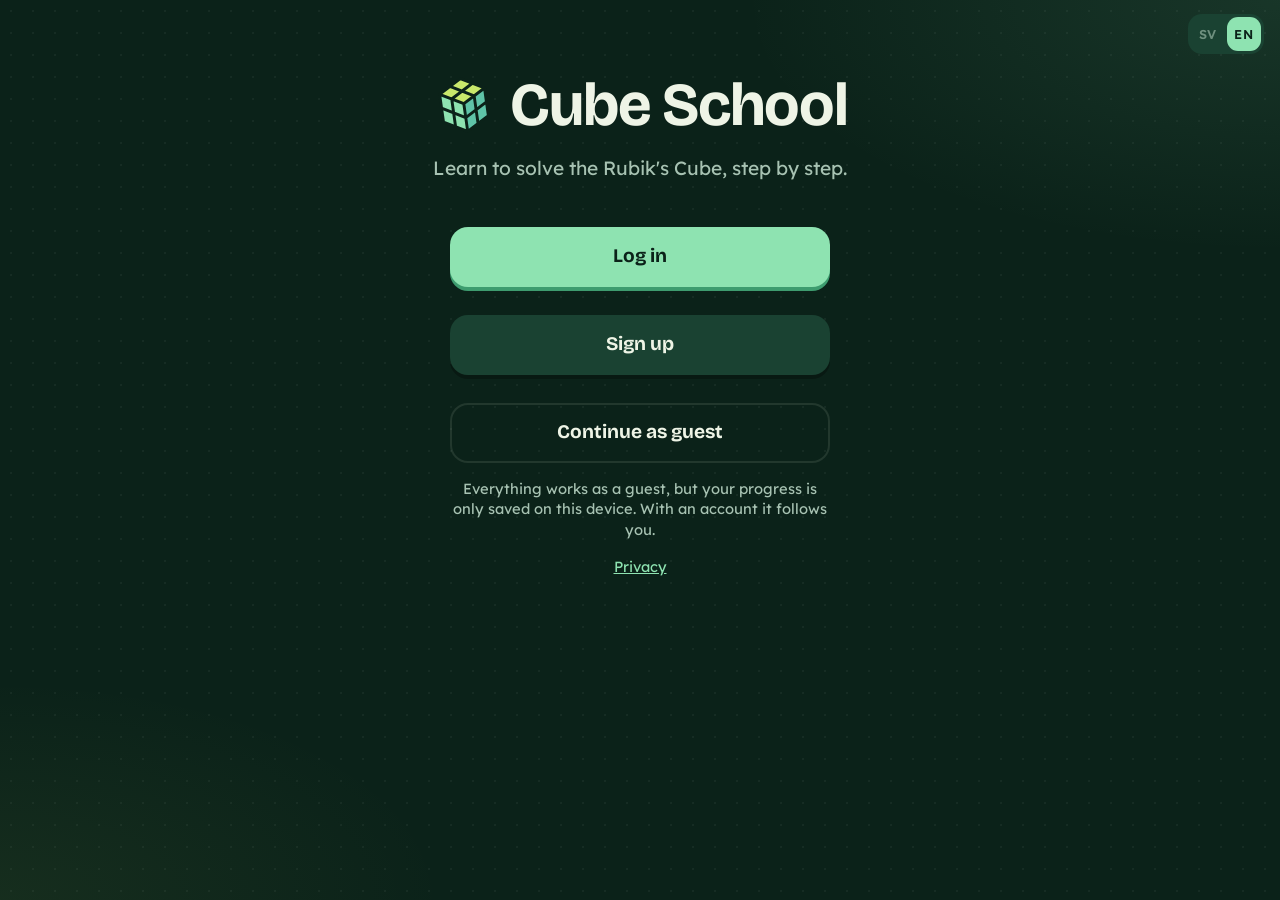
<file: index.html>
<!doctype html>
<html lang="sv">
<head>
  <meta charset="utf-8">
  <meta name="viewport" content="width=device-width, initial-scale=1, viewport-fit=cover, user-scalable=no">
  <title>Kubskolan</title>
  <meta name="description" content="Lär dig lösa Rubiks kub med CFOP – steg för steg.">
  <meta name="theme-color" content="#0B2219">
  <meta name="apple-mobile-web-app-capable" content="yes">
  <meta name="mobile-web-app-capable" content="yes">
  <meta name="apple-mobile-web-app-status-bar-style" content="black-translucent">
  <meta name="apple-mobile-web-app-title" content="Kubskolan">
  <link rel="manifest" href="manifest.webmanifest">
  <link rel="icon" href="icon.svg" type="image/svg+xml">
  <link rel="apple-touch-icon" href="icon-180.png">
  <link rel="preconnect" href="https://fonts.googleapis.com">
  <link rel="preconnect" href="https://fonts.gstatic.com" crossorigin>
  <link rel="stylesheet" href="https://fonts.googleapis.com/css2?family=Bricolage+Grotesque:opsz,wght@12..96,600..800&family=Lexend:wght@400;500;600&display=swap">
  <link rel="stylesheet" href="css/style.css">
</head>
<body>
  <main id="app"></main>
  <script type="module" src="js/app.js"></script>
  <script>window.goatcounter = { no_onload: true }; // appen räknar själv, se track() i js/app.js</script>
  <script data-goatcounter="https://kubskolan.goatcounter.com/count"
          async src="//gc.zgo.at/count.js"></script>
</body>
</html>
</file>
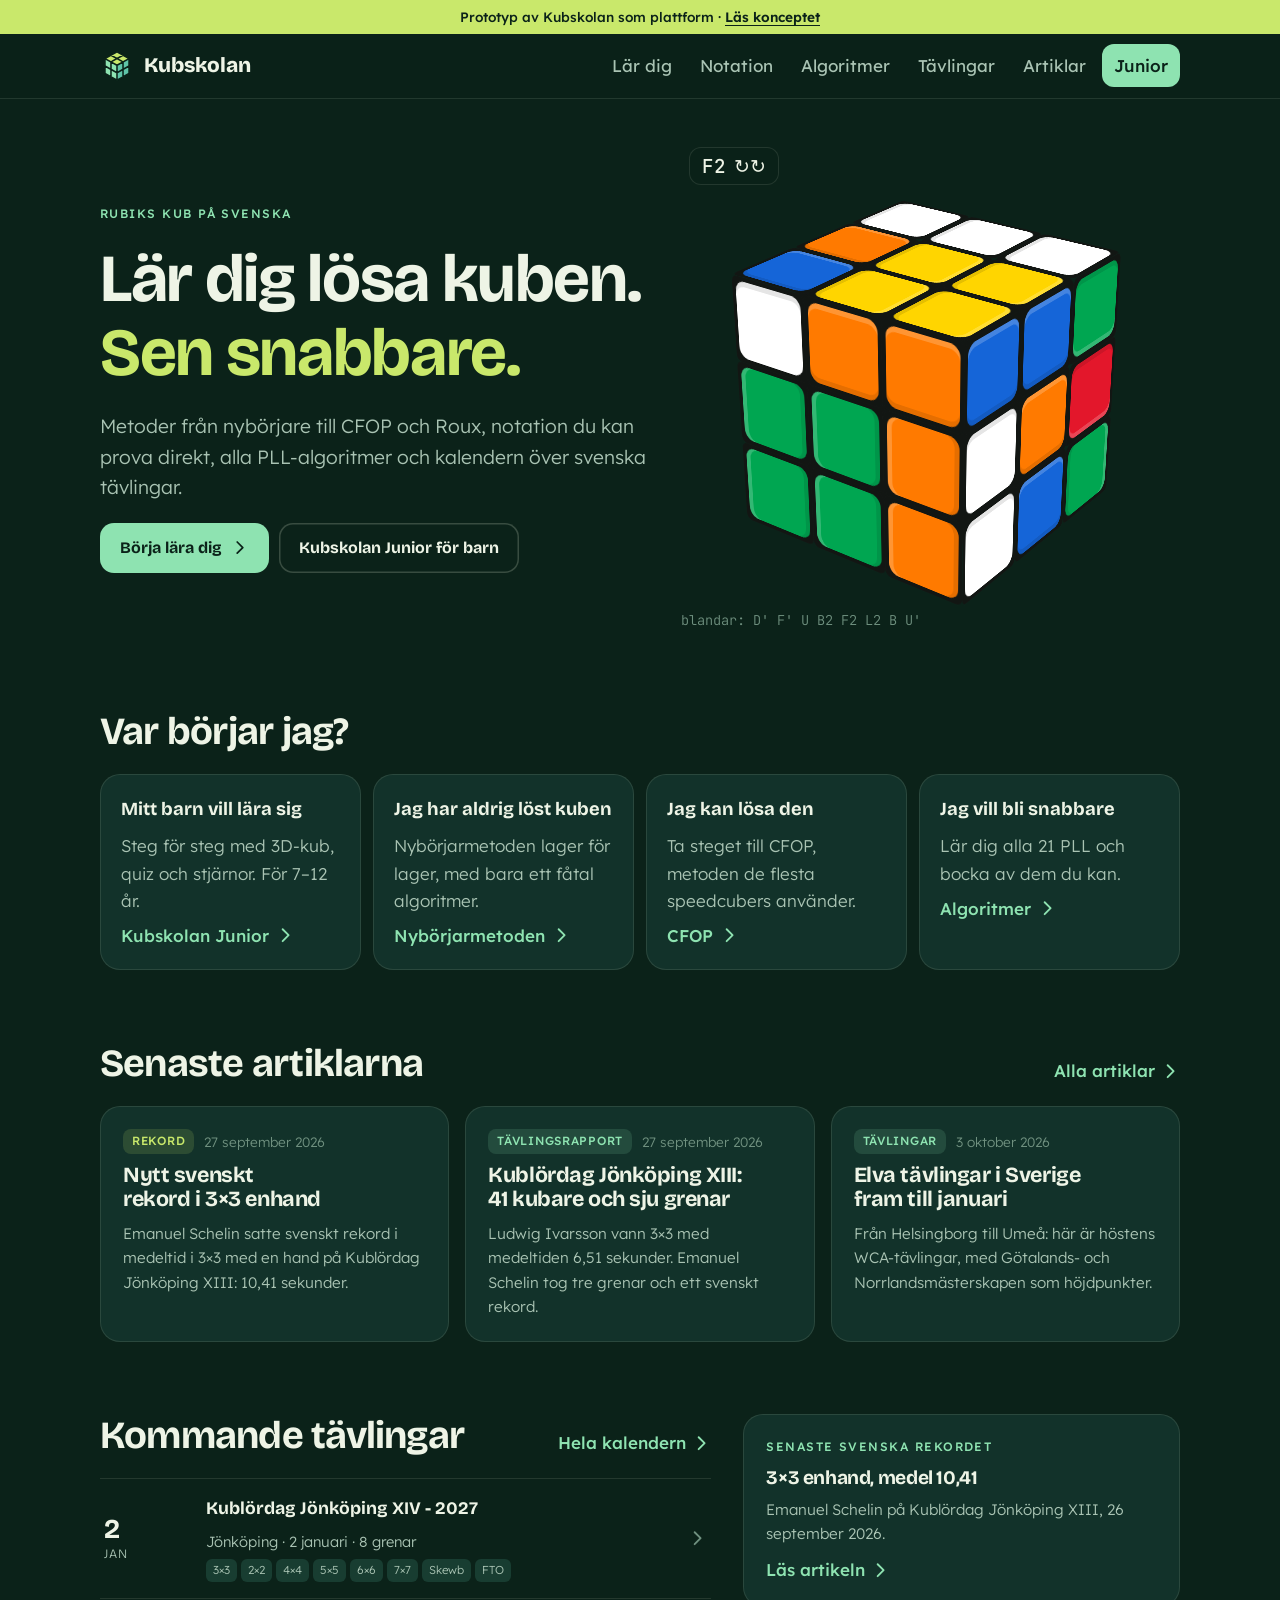
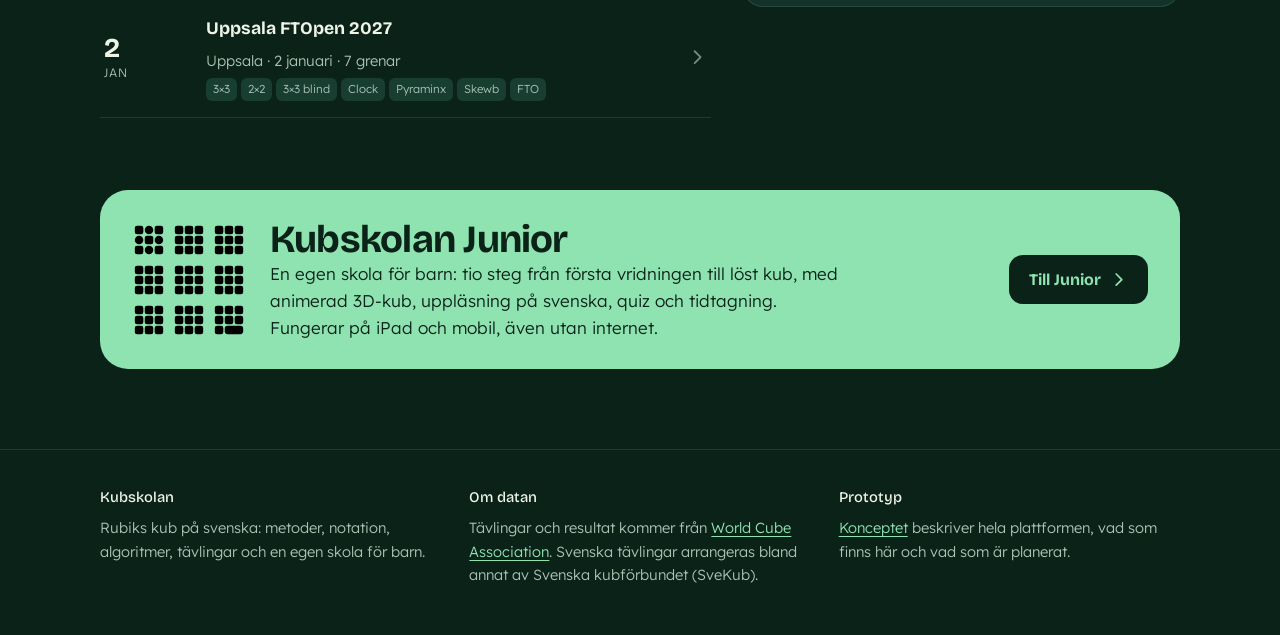
<file: kubskolanplattform/index.html>
<!doctype html>
<html lang="sv">
<head>
  <meta charset="utf-8">
  <meta name="viewport" content="width=device-width, initial-scale=1, viewport-fit=cover">
  <title>Kubskolan – plattformskoncept</title>
  <meta name="description" content="Prototyp och koncept för Kubskolan som svensk plattform för Rubiks kub.">
  <meta name="robots" content="noindex">
  <meta name="theme-color" content="#0B2219">
  <link rel="icon" href="../icon.svg" type="image/svg+xml">
  <link rel="preconnect" href="https://fonts.googleapis.com">
  <link rel="preconnect" href="https://fonts.gstatic.com" crossorigin>
  <link rel="stylesheet" href="https://fonts.googleapis.com/css2?family=Bricolage+Grotesque:opsz,wght@12..96,500..800&family=Lexend:wght@300;400;500;600&family=JetBrains+Mono:wght@500;700&display=swap">
  <link rel="stylesheet" href="css/site.css">
</head>
<body>
<div class="proto-bar">Prototyp av Kubskolan som plattform · <a href="#koncept">Läs konceptet</a></div>
<header class="site-head">
  <div class="wrap head-row">
    <a class="brand" href="#start" aria-label="Kubskolan, startsida">
      <svg class="brand-mark" viewBox="0 0 48 48" aria-hidden="true">
        <path d="M24 4 41 13.5v21L24 44 7 34.5v-21z" fill="#1B4A37"/>
        <path d="M24 4 41 13.5 24 23 7 13.5z" fill="#C9E86B"/>
        <path d="M7 13.5 24 23v21L7 34.5z" fill="#8EE3B1"/>
        <path d="M41 13.5 24 23v21l17-9.5z" fill="#5FC4A8"/>
        <path d="M24 4 41 13.5v21L24 44 7 34.5v-21zM7 13.5 24 23l17-9.5M24 23v21M15.5 8.75l17 9.5M32.5 8.75l-17 9.5M7 24l17 9.5 17-9.5M15.5 18.25v21M32.5 18.25v21" fill="none" stroke="#0B2219" stroke-width="2.2" stroke-linejoin="round"/>
      </svg>
      <span>Kubskolan</span>
    </a>
    <nav class="site-nav" aria-label="Huvudmeny">
      <a href="#lar-dig" data-nav="lar-dig">Lär dig</a>
      <a href="#notation" data-nav="notation">Notation</a>
      <a href="#algoritmer" data-nav="algoritmer">Algoritmer</a>
      <a href="#tavlingar" data-nav="tavlingar">Tävlingar</a>
      <a href="#artiklar" data-nav="artiklar">Artiklar</a>
      <a href="#junior" data-nav="junior" class="nav-junior">Junior</a>
    </nav>
  </div>
</header>
<main id="app" class="wrap"></main>
<footer class="site-foot">
  <div class="wrap foot-row">
    <div>
      <b>Kubskolan</b>
      <p>Rubiks kub på svenska: metoder, notation, algoritmer, tävlingar och en egen skola för barn.</p>
    </div>
    <div>
      <b>Om datan</b>
      <p>Tävlingar och resultat kommer från <a href="https://www.worldcubeassociation.org" target="_blank" rel="noopener">World Cube Association</a>. Svenska tävlingar arrangeras bland annat av Svenska kubförbundet (SveKub).</p>
    </div>
    <div>
      <b>Prototyp</b>
      <p><a href="#koncept">Konceptet</a> beskriver hela plattformen, vad som finns här och vad som är planerat.</p>
    </div>
  </div>
</footer>
<div id="modal-root"></div>
<script type="module" src="js/site.js"></script>
</body>
</html>
</file>
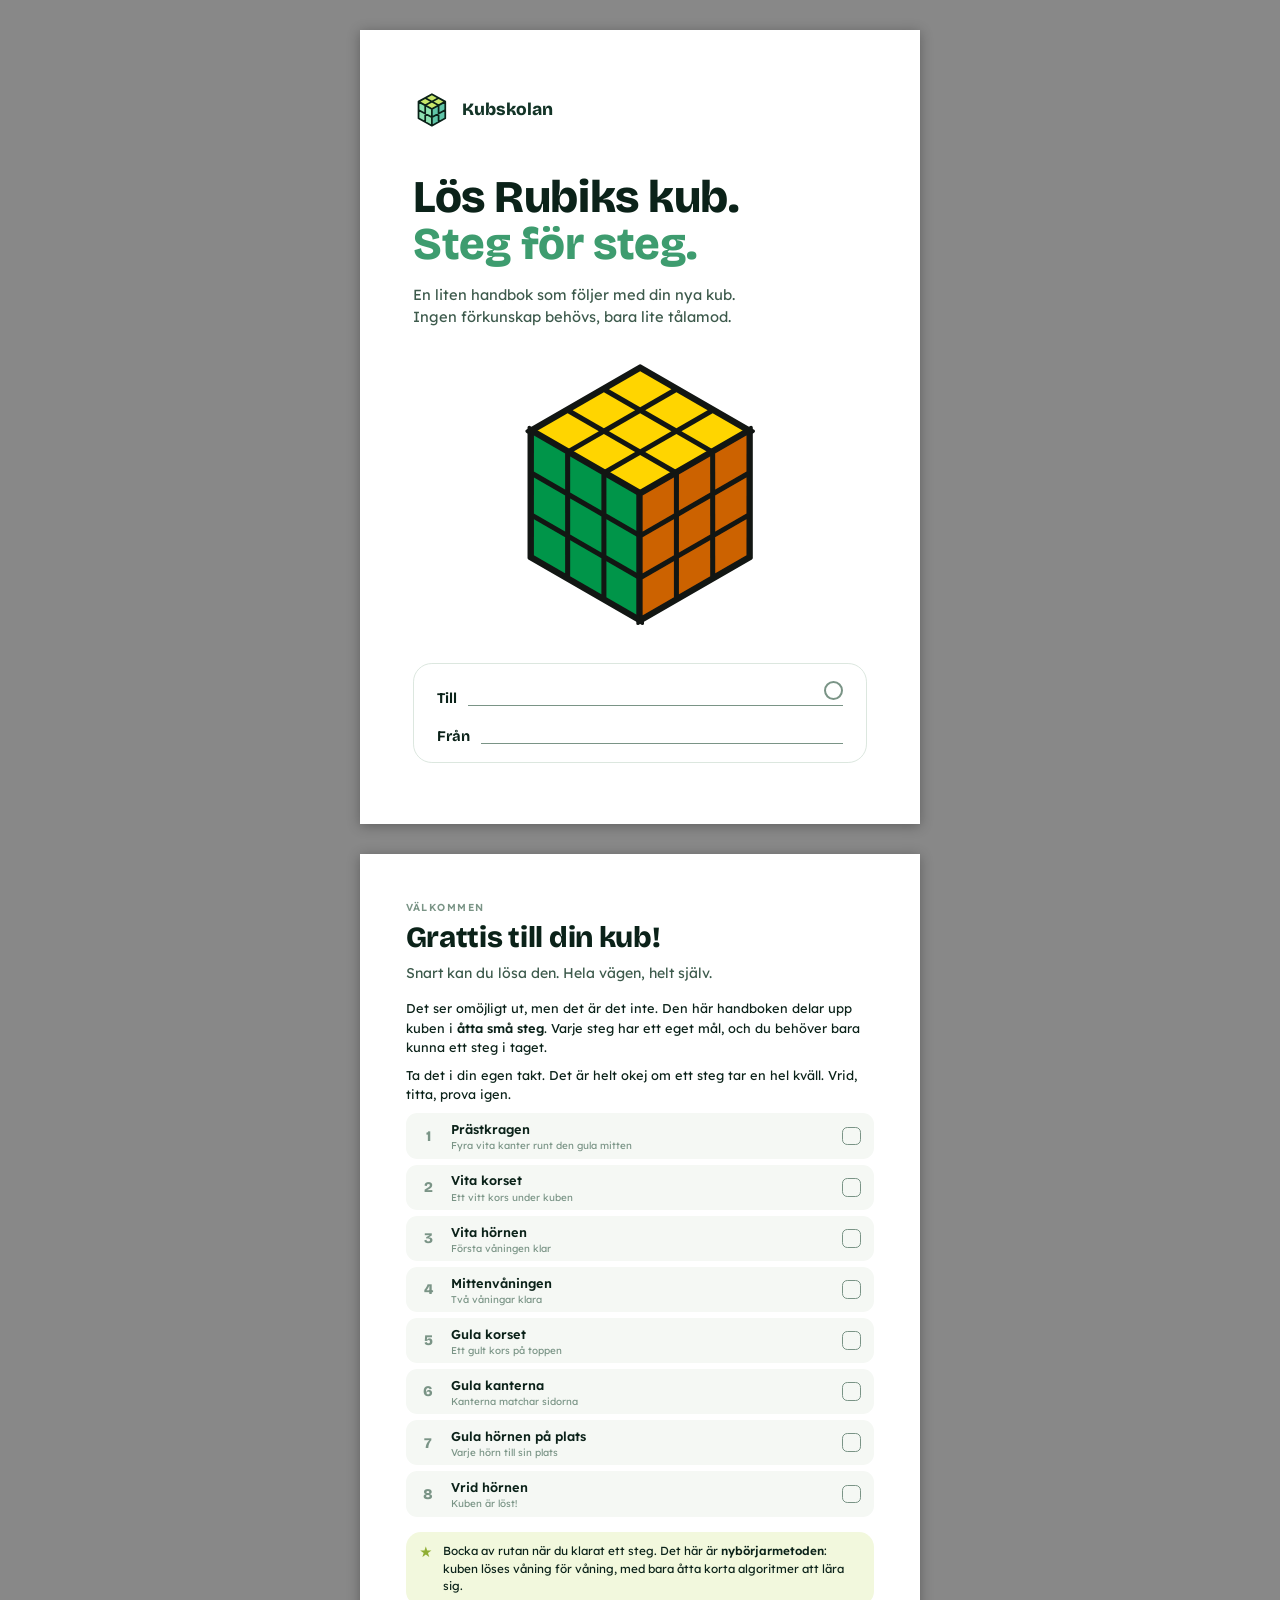
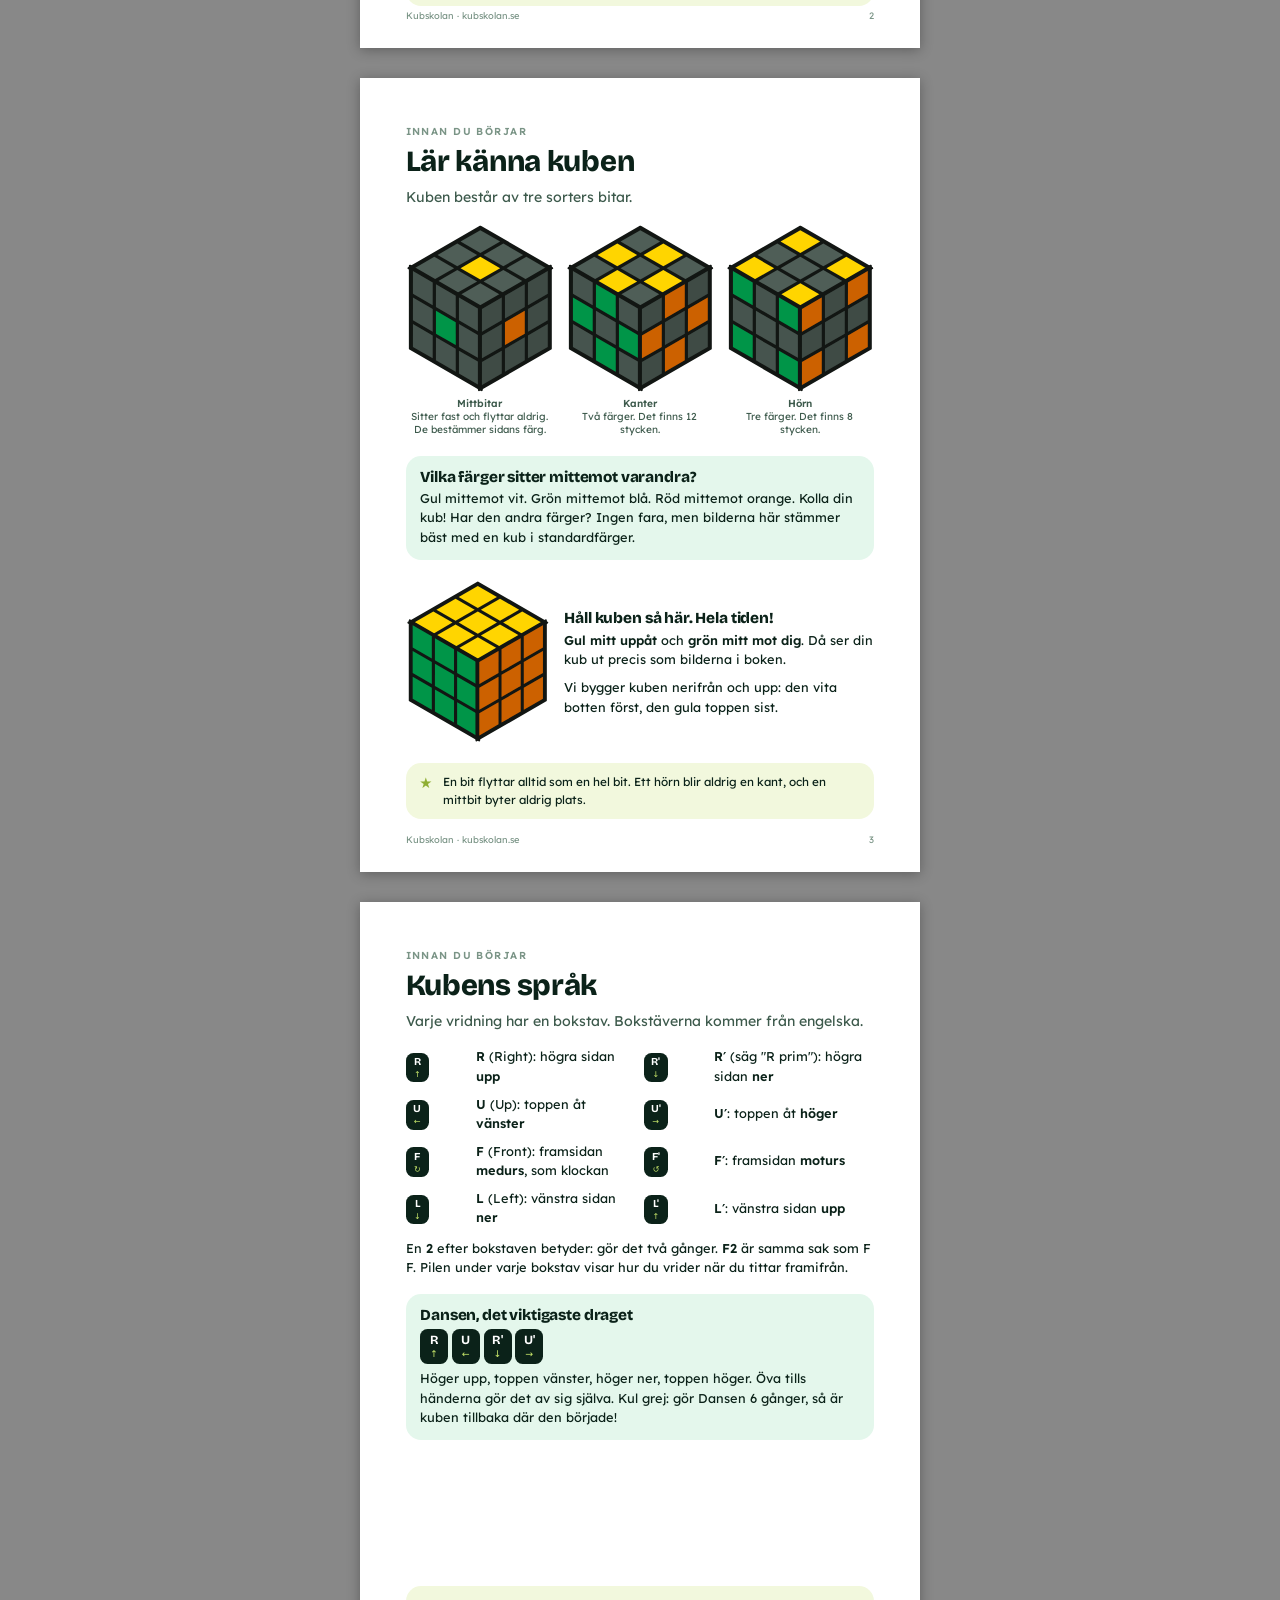
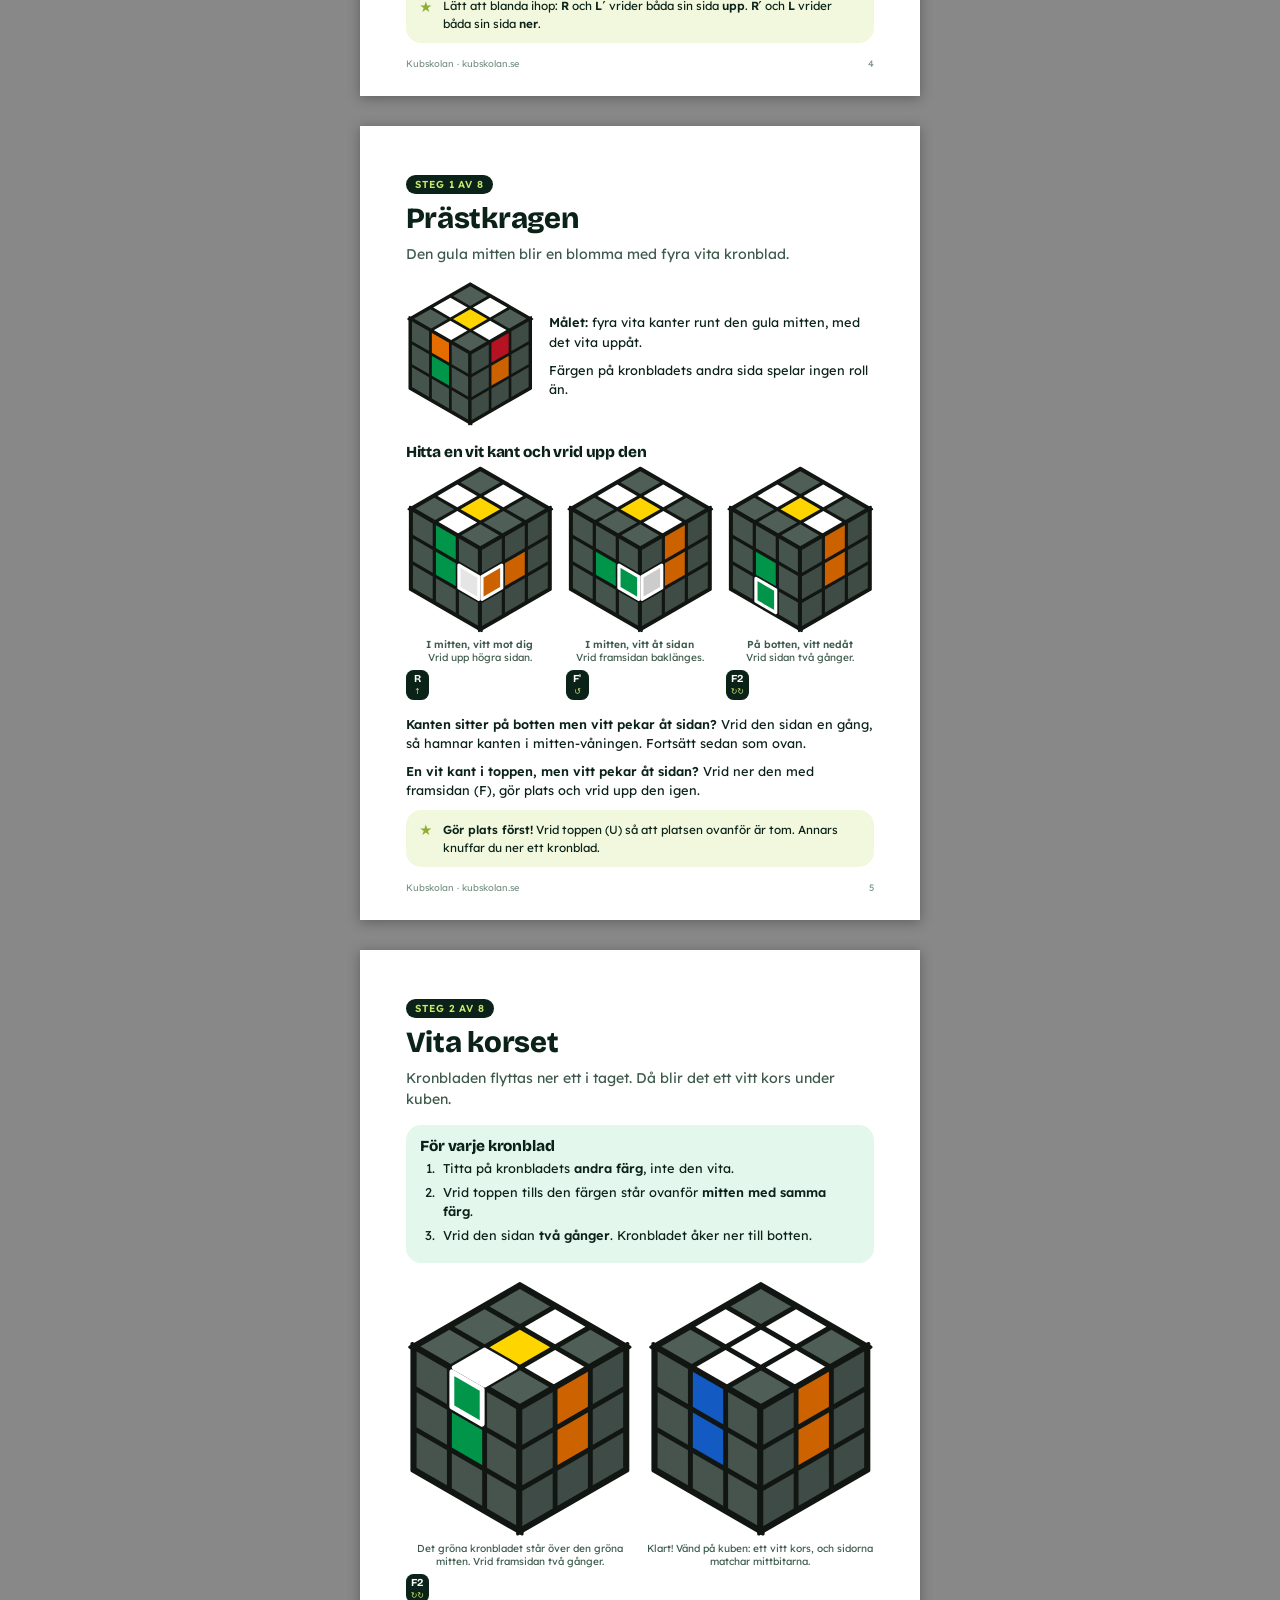
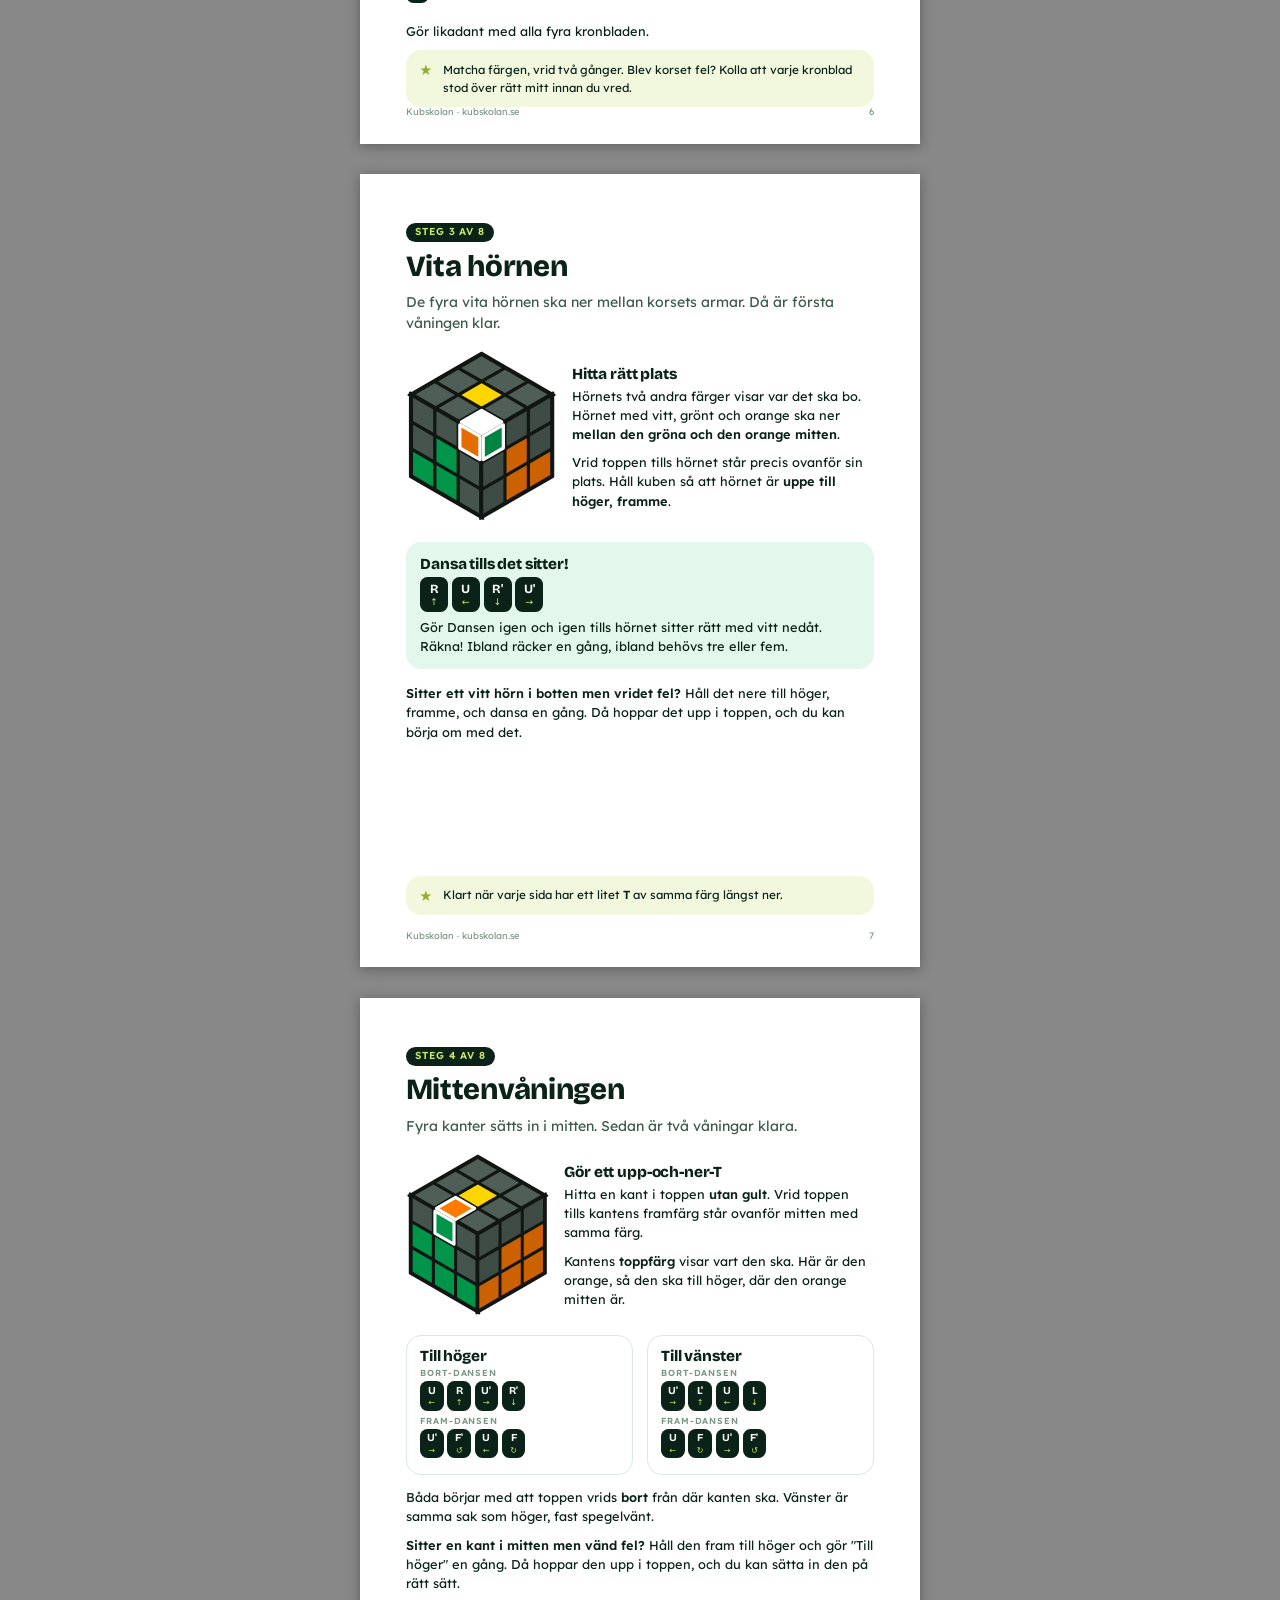
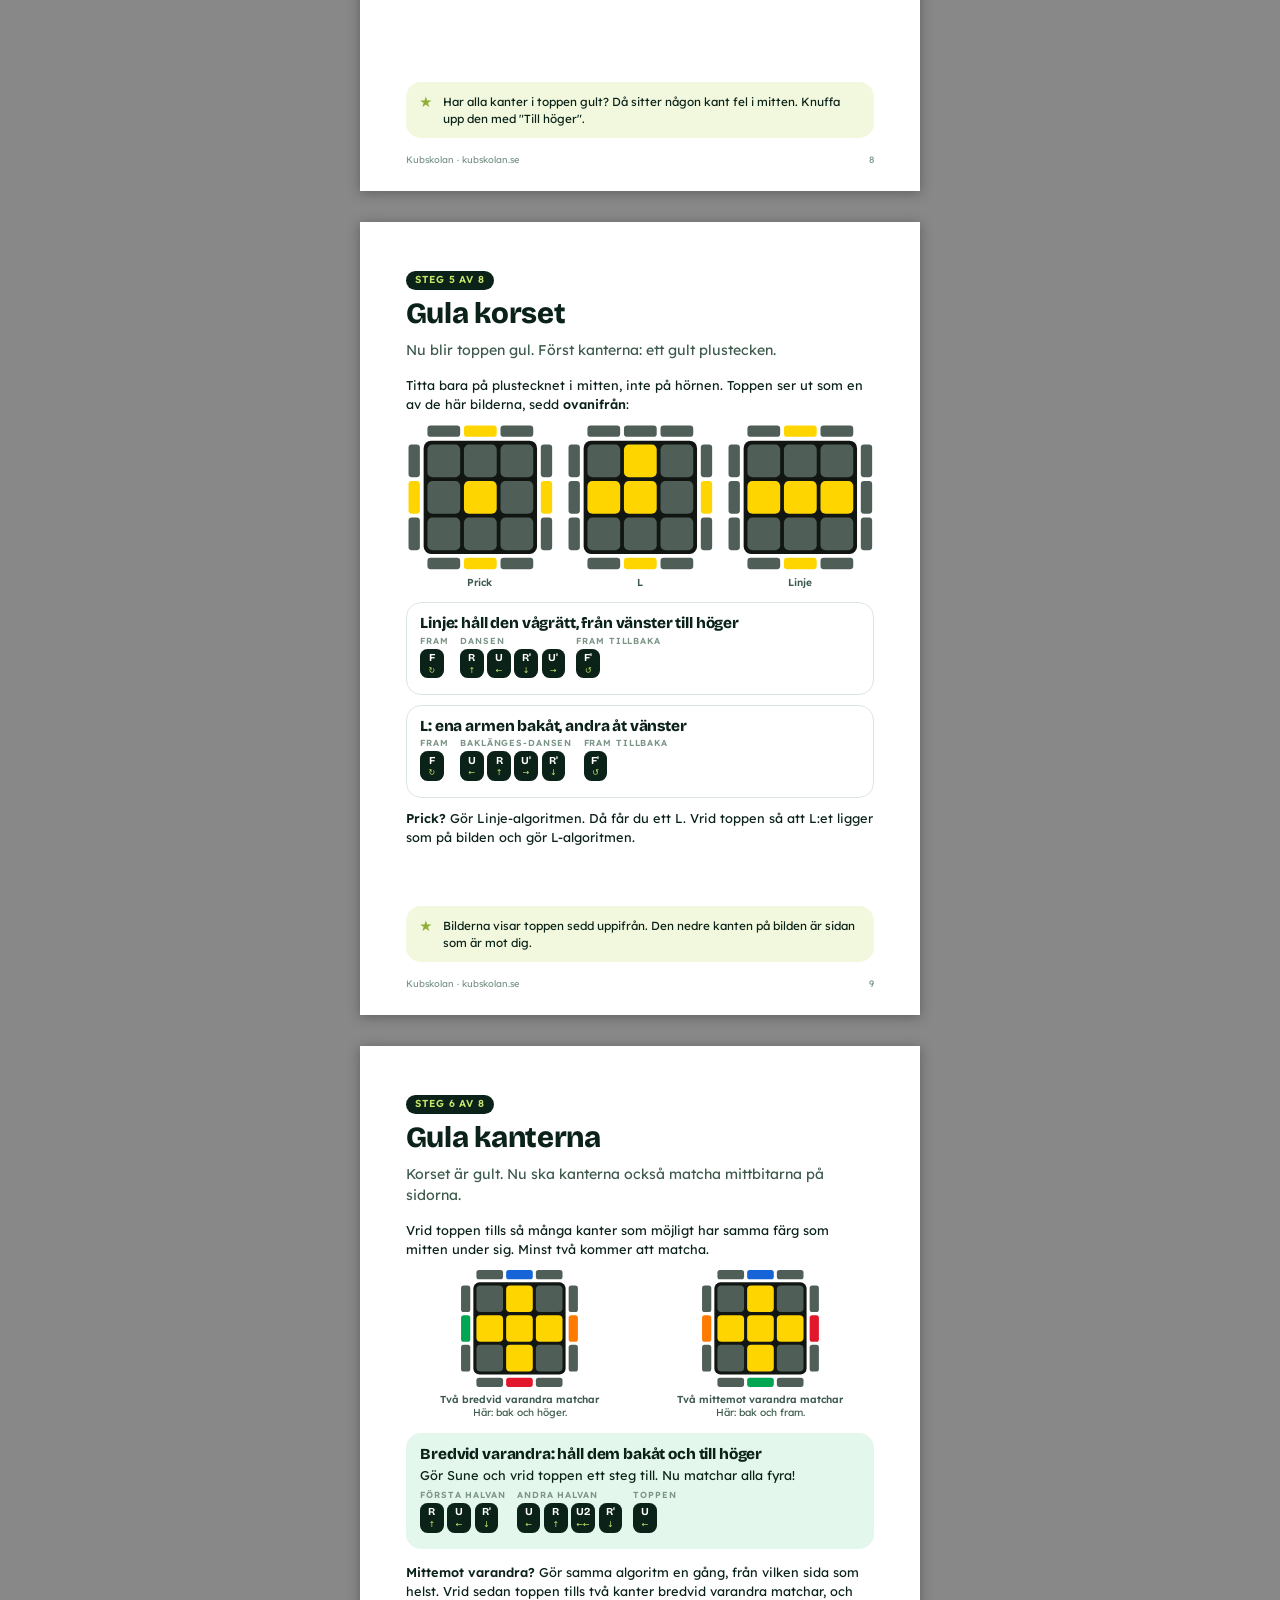
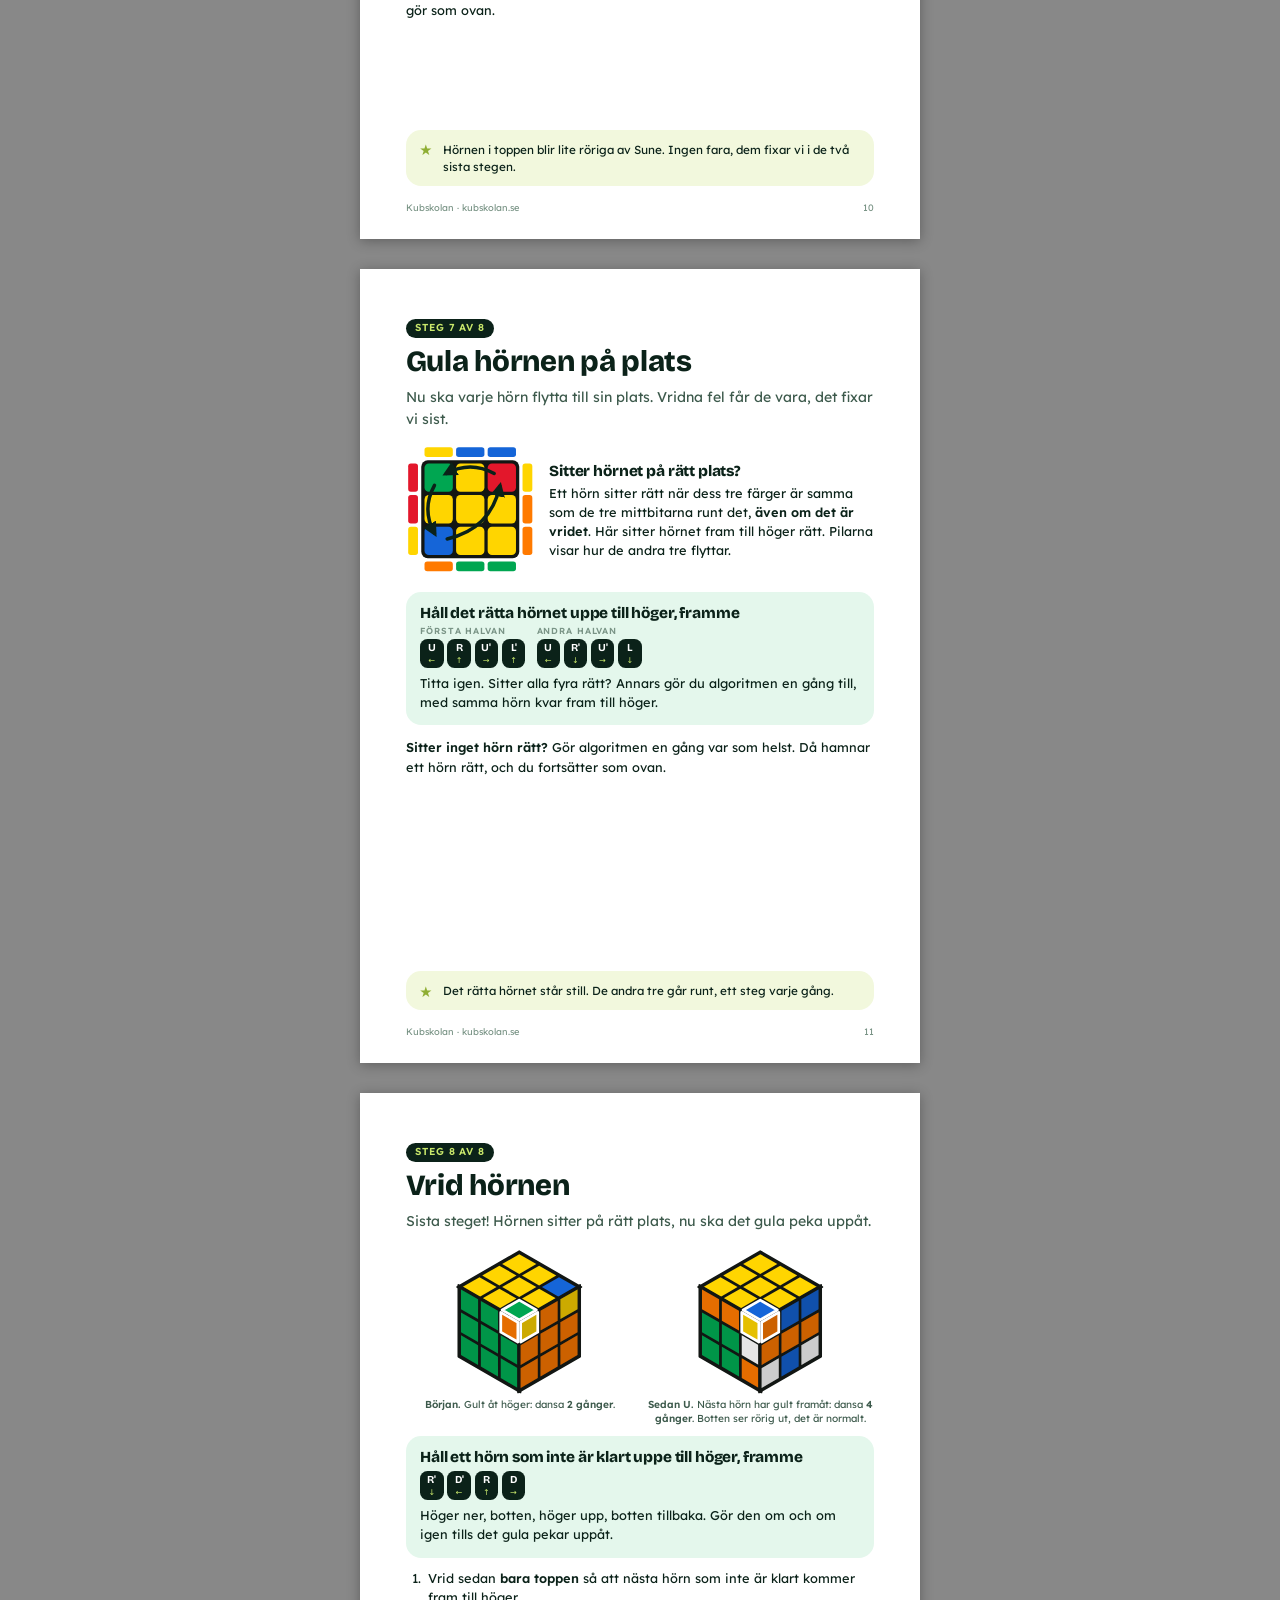
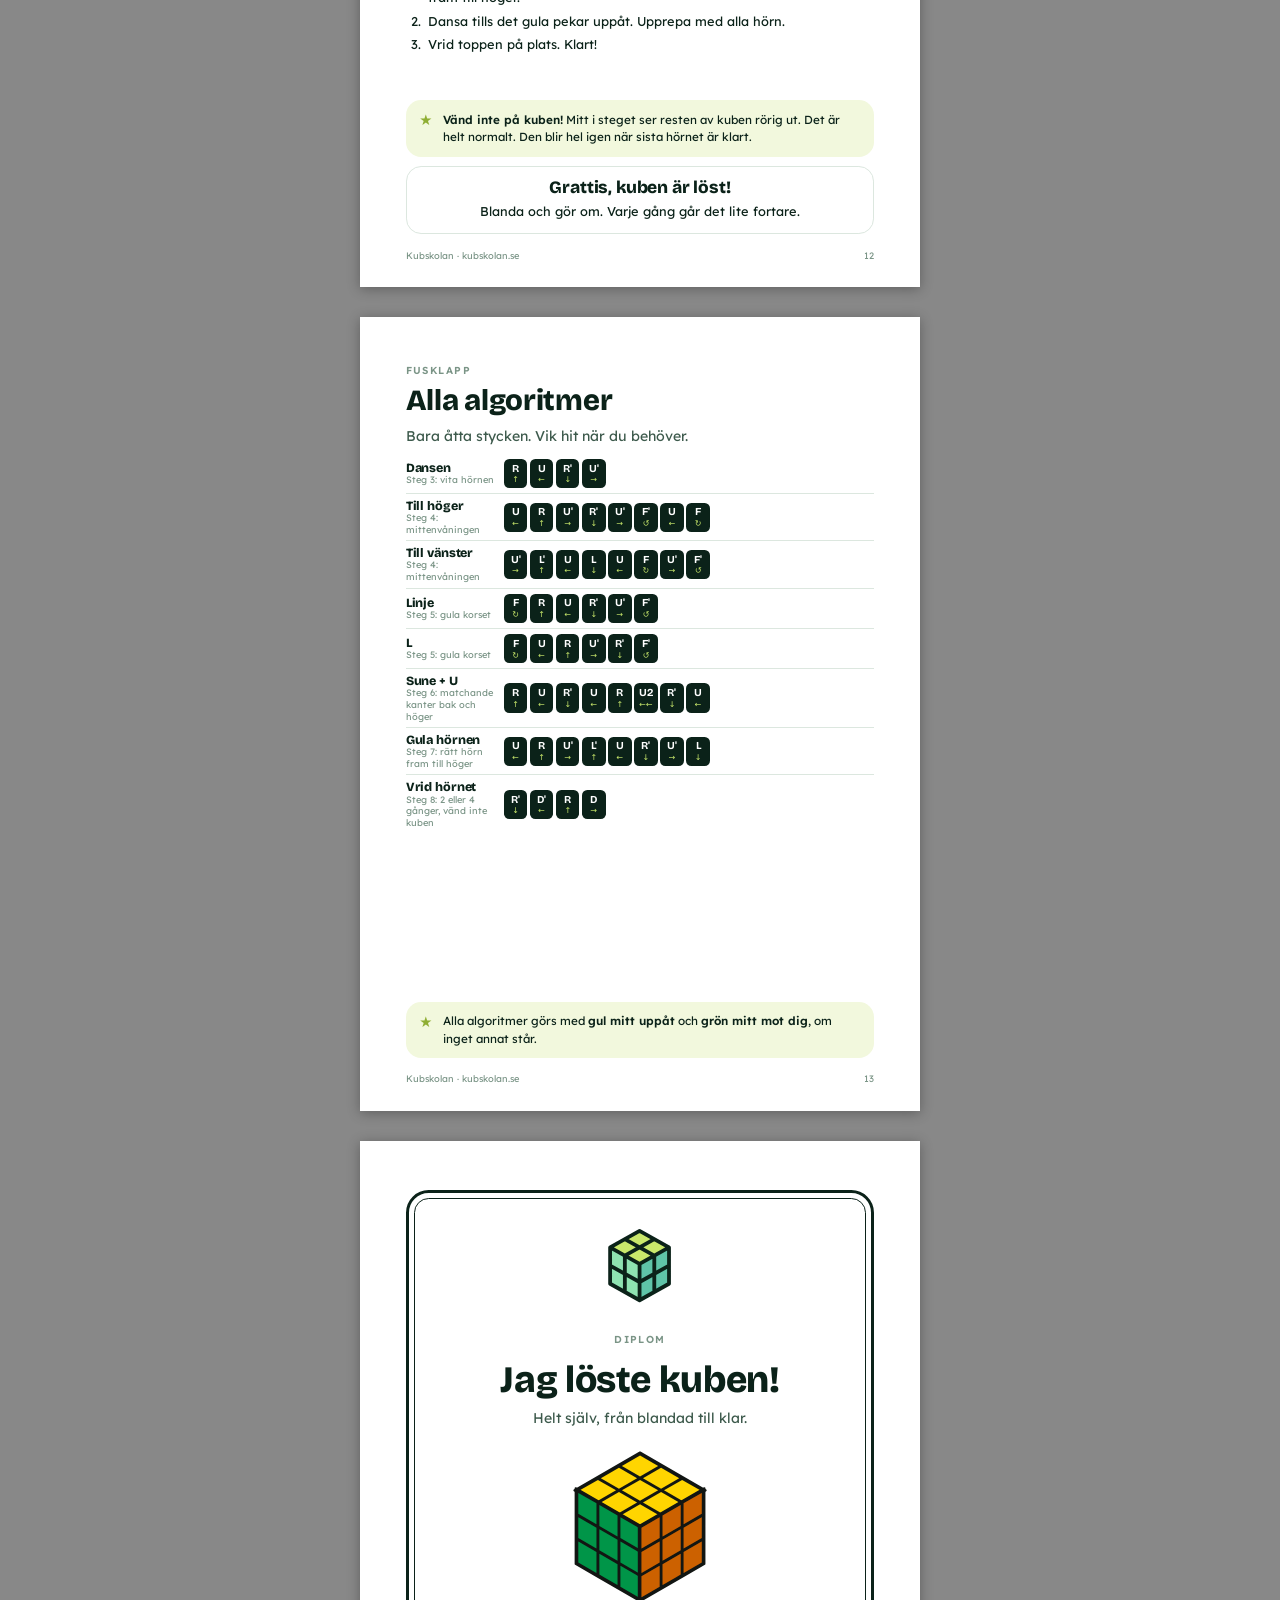
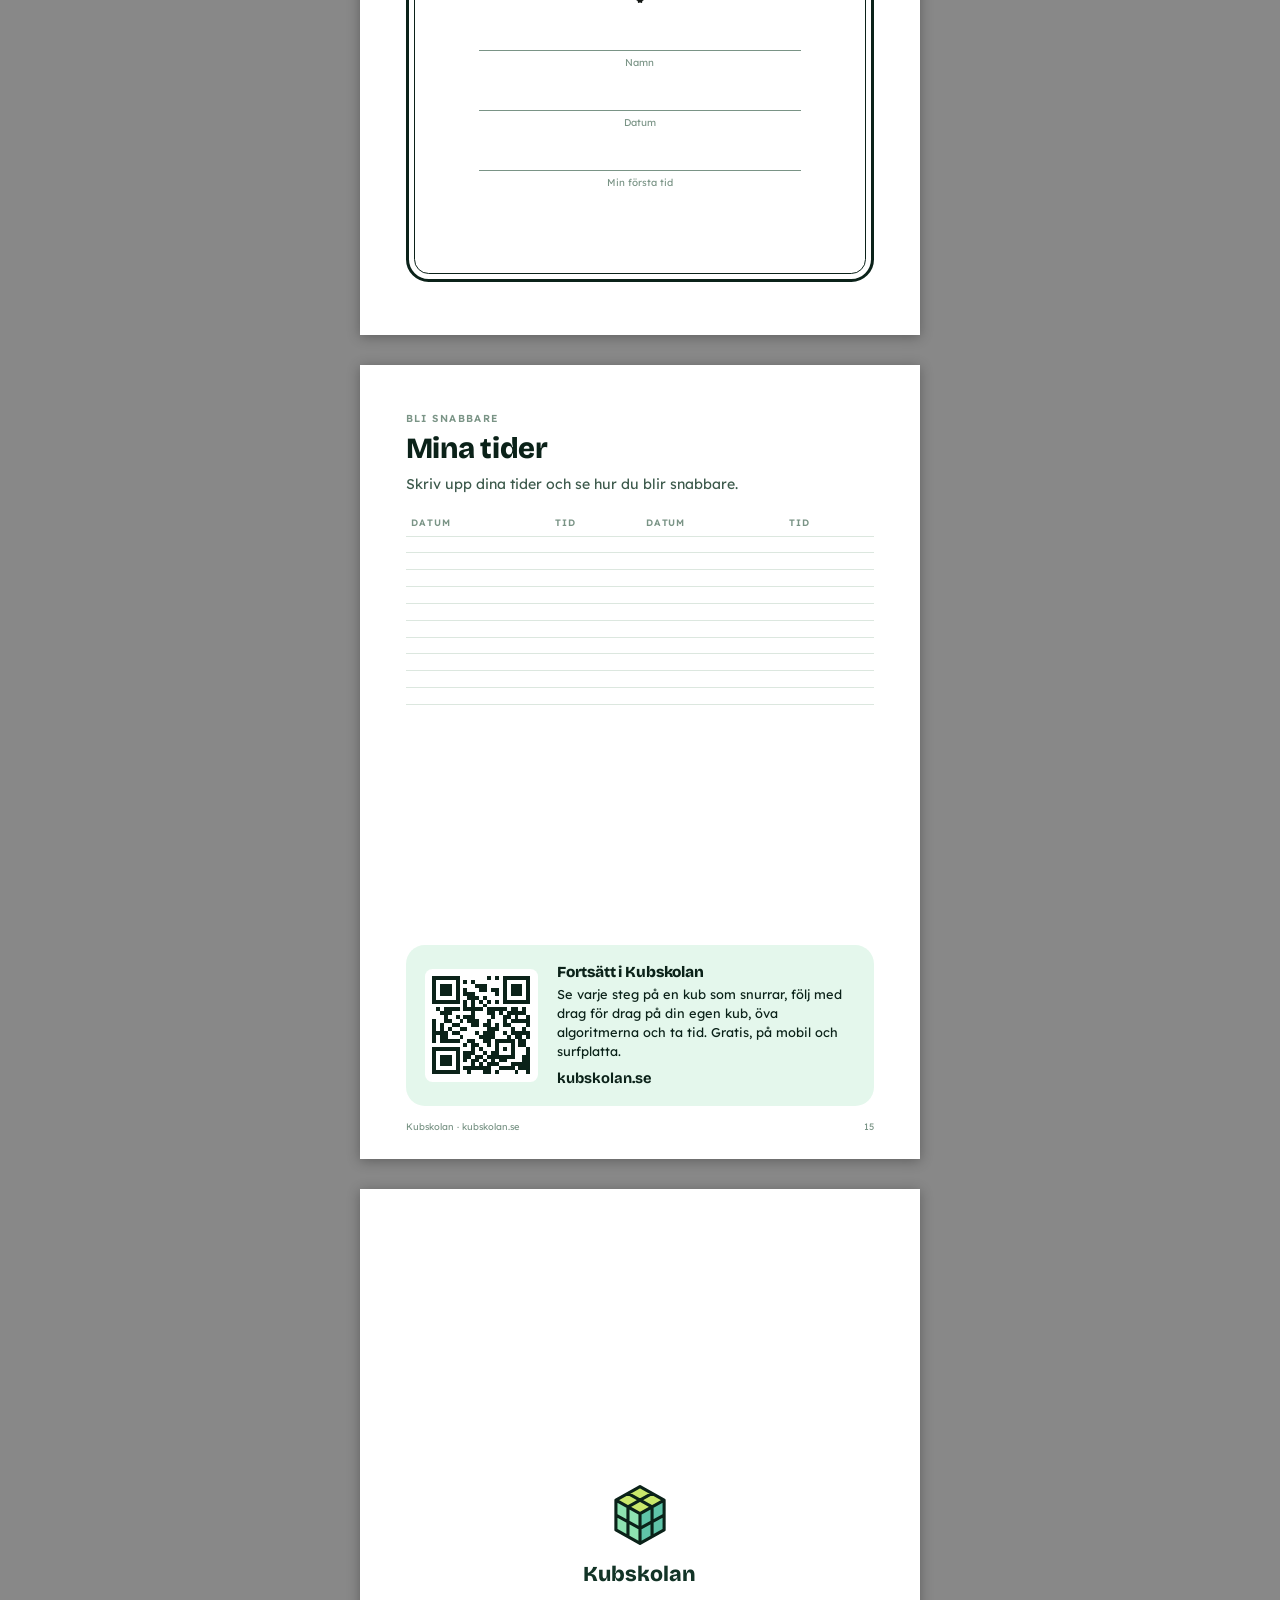
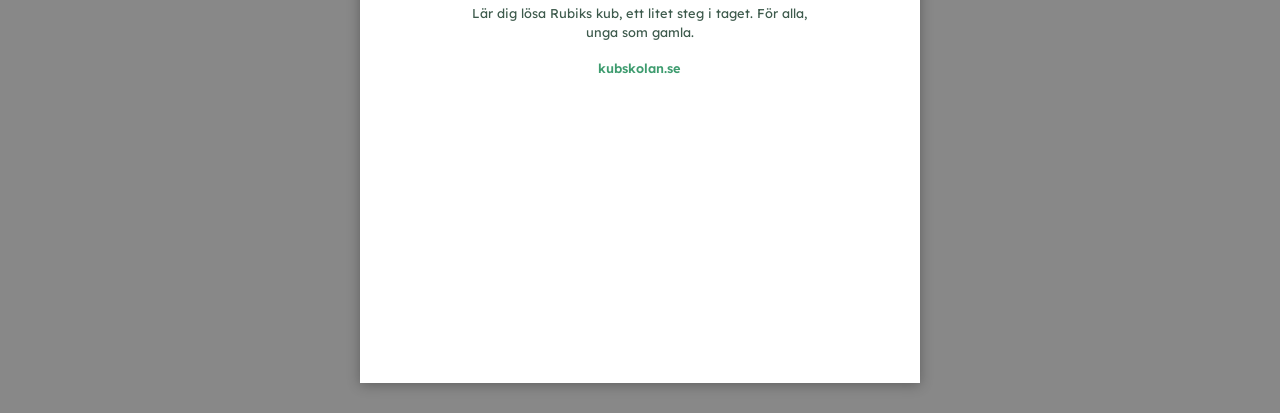
<file: tools/handbook/index.html>
<!doctype html>
<html lang="sv">
<head>
<meta charset="utf-8">
<title>Handbok</title>
<link rel="stylesheet" href="fonts/local.css">
<style>
@page { size: 148mm 210mm; margin: 0; }
:root {
  --ink: #0B2219; --ink-2: #3D5A4C; --ink-3: #7A9486;
  --mint: #8EE3B1; --mint-deep: #3E9C6F; --mint-soft: #E4F7EC; --lime: #C9E86B; --lime-soft: #F2F8DD;
  --paper: #FFFFFF; --line: #DCE7DF; --deep: #133427;
  --display: "Bricolage Grotesque", system-ui, sans-serif;
  --body: "Lexend", system-ui, sans-serif;
}
* { box-sizing: border-box; }
html, body { margin: 0; background: #888; }
body { font: 400 9.6pt/1.5 var(--body); color: var(--ink); -webkit-print-color-adjust: exact; print-color-adjust: exact; }
.page:last-child { break-after: auto; }
.page {
  width: 148mm; height: 210mm; padding: 13mm 12mm 14mm; background: var(--paper);
  position: relative; overflow: hidden; break-after: page; display: flex; flex-direction: column;
}
@media screen { .page { margin: 8mm auto; box-shadow: 0 2px 12px rgba(0,0,0,.3); } }
h1, h2, h3 { font-family: var(--display); font-weight: 800; letter-spacing: -.01em; margin: 0; line-height: 1.05; }
h2 { font-size: 22pt; margin-bottom: 2.5mm; }
h3 { font-size: 11.5pt; margin: 0 0 1.2mm; }
p { margin: 0 0 2.4mm; }
b { font-weight: 600; }
.eyebrow { font: 600 7.6pt/1 var(--body); letter-spacing: .14em; text-transform: uppercase; color: var(--ink-3); margin-bottom: 2.5mm; display: flex; align-items: center; gap: 2mm; }
.eyebrow .num { background: var(--ink); color: var(--lime); border-radius: 99px; padding: 1.2mm 2.6mm; letter-spacing: .08em; }
.lead { font-size: 10.6pt; color: var(--ink-2); margin-bottom: 4mm; }
.foot { position: absolute; bottom: 6.5mm; left: 12mm; right: 12mm; display: flex; justify-content: space-between; font-size: 7pt; color: var(--ink-3); }

.row { display: flex; gap: 4mm; align-items: flex-start; }
.grid2 { display: grid; grid-template-columns: 1fr 1fr; gap: 3.5mm; }
.grid3 { display: grid; grid-template-columns: repeat(3, 1fr); gap: 3mm; }
.fig { text-align: center; }
.fig svg { display: block; margin: 0 auto; }
.fig figcaption, .cap { font-size: 7.6pt; color: var(--ink-2); margin-top: 1mm; line-height: 1.3; }
.iso { width: 100%; height: auto; }
.topview { width: 100%; height: auto; }

.card { border: 0.35mm solid var(--line); border-radius: 4mm; padding: 3.2mm 3.6mm; }
.card.soft { background: var(--mint-soft); border-color: transparent; }
.tip { background: var(--lime-soft); border-radius: 4mm; padding: 2.8mm 3.6mm 2.8mm 10mm; position: relative; font-size: 8.8pt; margin-top: auto; }
.tip::before { content: "★"; position: absolute; left: 3.6mm; top: 2.4mm; font-size: 11pt; color: #8FAE33; }
.tip + .tip { margin-top: 2.5mm; }
ol.steps { margin: 0 0 2.4mm; padding-left: 5mm; }
ol.steps li { margin-bottom: 1.2mm; padding-left: 1mm; }

/* Algoritmer som brickor med pil */
.alg { display: flex; flex-wrap: wrap; gap: 1.6mm 3mm; margin: 1.5mm 0 1mm; }
.part { display: flex; flex-direction: column; gap: .8mm; }
.part-name { font: 600 6.6pt/1 var(--body); letter-spacing: .1em; text-transform: uppercase; color: var(--ink-3); }
.chips { display: flex; flex-wrap: wrap; gap: 1mm; }
.chip { min-width: 7.4mm; height: 9.2mm; padding: 0 1.2mm; border-radius: 2mm; background: var(--ink); color: #fff; display: flex; flex-direction: column; align-items: center; justify-content: center; line-height: 1; }
.chip b { font: 700 9.4pt/1 var(--display); }
.chip i { font-style: normal; font-size: 7pt; color: var(--lime); margin-top: .6mm; }
.alg.small .chip { min-width: 6.2mm; height: 7.8mm; }
.alg.small .chip b { font-size: 8pt; }
.alg.small .chip i { font-size: 6pt; }

/* Omslag */
/* Omslag och baksida är vita, så att utskriften inte tar slut på bläcket */
.cover { padding: 16mm 14mm; }
.cover .brand { display: flex; align-items: center; gap: 3mm; font: 800 13pt/1 var(--display); color: var(--deep); }
.cover .brand svg { width: 10mm; height: 10mm; }
.cover h1 { font-size: 34pt; margin-top: 12mm; color: var(--ink); }
.cover h1 span { color: var(--mint-deep); }
.cover .sub { font-size: 11pt; color: var(--ink-2); margin-top: 4mm; max-width: 95mm; }
.cover .hero { margin: 6mm auto 6mm; width: 62mm; }
.tag { margin-top: auto; background: #fff; border: .4mm solid var(--line); color: var(--ink); border-radius: 5mm; padding: 5mm 6mm; position: relative; }
.tag::before { content: ""; position: absolute; top: 4.5mm; right: 6mm; width: 4mm; height: 4mm; border-radius: 50%; border: .6mm solid var(--ink-3); }
.tag .line { display: flex; align-items: flex-end; gap: 3mm; font: 700 11pt/1 var(--display); margin-top: 4mm; }
.tag .line:first-child { margin-top: 0; }
.tag .line span { flex: 1; border-bottom: .35mm solid var(--ink-3); height: 6mm; }

.overview { list-style: none; padding: 0; margin: 0; display: grid; gap: 1.6mm; }
.overview li { display: grid; grid-template-columns: 7mm 1fr 6mm; align-items: center; gap: 2.5mm; padding: 1.8mm 2.5mm; border-radius: 3mm; background: #F5F8F4; }
.overview .n { font: 800 11pt/1 var(--display); color: var(--ink-3); text-align: center; }
.overview small { display: block; color: var(--ink-3); font-size: 7.4pt; line-height: 1.25; }
.box { width: 5mm; height: 5mm; border: .4mm solid var(--ink-3); border-radius: 1.4mm; }

.moves { display: grid; grid-template-columns: 1fr 1fr; gap: 2.2mm; }
.move { display: grid; grid-template-columns: 16mm 1fr; gap: 2.5mm; align-items: center; }
.move .iso { width: 16mm; }

.sheet { display: grid; gap: 1.3mm; }
.sheet .alg { margin: 0; }
.sheet .chips { gap: .7mm; }
.sheet .chip { min-width: 5.3mm; height: 6.6mm; padding: 0 .6mm; border-radius: 1.4mm; }
.sheet .chip b { font-size: 7pt; }
.sheet .chip i { font-size: 5.2pt; margin-top: .3mm; }
.sheet .item { display: grid; grid-template-columns: 24mm 1fr; gap: 2mm; align-items: center; padding-bottom: 1.3mm; border-bottom: .3mm solid var(--line); }
.sheet .item:last-child { border-bottom: 0; }
.sheet h3 { font-size: 9.4pt; margin: 0; }
.sheet small { color: var(--ink-3); font-size: 7pt; display: block; line-height: 1.25; }

.diploma { border: .8mm solid var(--ink); border-radius: 6mm; flex: 1; min-height: 0; padding: 8mm 8mm; text-align: center; display: flex; flex-direction: column; align-items: center; outline: .35mm solid var(--ink); outline-offset: -2.6mm; }
.diploma h2 { font-size: 28pt; margin-top: 4mm; }
.diploma .fill { width: 80%; border-bottom: .35mm solid var(--ink-3); height: 9mm; margin-top: 2mm; }
.diploma small { color: var(--ink-3); font-size: 7.4pt; margin-top: 1mm; }
.times { width: 100%; border-collapse: collapse; font-size: 8.6pt; }
.times td, .times th { border-bottom: .3mm solid var(--line); padding: 2.1mm 1.5mm; text-align: left; }
.times th { font: 600 7pt/1 var(--body); letter-spacing: .1em; text-transform: uppercase; color: var(--ink-3); }
.app { display: grid; grid-template-columns: 30mm 1fr; gap: 5mm; align-items: center; background: var(--mint-soft); border-radius: 5mm; padding: 5mm; margin-top: auto; }
.app .qr { width: 30mm; height: 30mm; background: #fff; padding: 2mm; border-radius: 2mm; }
.app .qr svg { width: 100%; height: 100%; display: block; }
.back { color: var(--ink-2); justify-content: center; align-items: center; text-align: center; }
.back .brand { font: 800 16pt/1 var(--display); color: var(--deep); display: flex; flex-direction: column; align-items: center; gap: 4mm; }
.back .brand svg { width: 18mm; height: 18mm; }
</style>
</head>
<body>
<div id="book"></div>
<script type="module">
// Handboken som PDF: kör tools/make-handbook.mjs. ?lang=sv (Kubskolan) eller ?lang=en (Cube School).
import { setLang } from '../../js/i18n.js';
import { CubeView, parseAlg, invertAlg, COLORS, MASKS, moveHint } from '../../js/cube.js';
import { topView } from '../../js/diagram.js';

const LANG = new URLSearchParams(location.search).get('lang') === 'en' ? 'en' : 'sv';
setLang(LANG); // pilar och dragnamn från kubmotorn på rätt språk
const x = (sv, en) => (LANG === 'en' ? en : sv);
const BRAND = x('Kubskolan', 'Cube School');
document.documentElement.lang = LANG;
document.title = x('Lös Rubiks kub – Kubskolan', 'Solve the Rubik’s Cube – Cube School');

// ---------- Kubbilder ----------

const GRAY = '#4F5E57';
const DIRS = { R: [1, 0, 0], L: [-1, 0, 0], U: [0, 1, 0], D: [0, -1, 0], F: [0, 0, 1], B: [0, 0, -1] };
const same = (a, b) => a.every((v, k) => v === b[k]);
const host = document.createElement('div');
host.style.cssText = 'position:fixed;left:-9999px;top:0;width:10px;height:10px';
document.body.appendChild(host);
const view = new CubeView(host);

function sticker(pos, dir, maskFn) {
  const c = view.cubies.find(q => same(q.pos, pos));
  for (const [face, d] of Object.entries(DIRS)) {
    const w = [0, 1, 2].map(k => c.cols[0][k] * d[0] + c.cols[1][k] * d[1] + c.cols[2][k] * d[2]);
    if (same(w, dir)) return maskFn(c.home, face) ? COLORS[face] : GRAY;
  }
}

// Kub i isometrisk vy: toppen, framsidan och högra sidan.
// hl: bitar efter hemposition (t.ex. 'DFR'), at: platser på kuben (t.ex. 'UFR'). Båda får en vit ram.
function iso({ setup = '', setupInv, mask = 'full', hl = [], at = [] } = {}) {
  view.reset();
  view.applyTokens(setupInv ? invertAlg(parseAlg(setupInv)) : parseAlg(setup));
  const maskFn = MASKS[mask] || MASKS.full;
  const s = 20;
  const P = ([px, py, pz]) => [(px - pz) * 0.866 * s, (px + pz) * 0.5 * s - py * s];
  const poly = (pts, attrs) => `<polygon points="${pts.map(p => P(p).map(v => v.toFixed(2)).join(',')).join(' ')}" ${attrs}/>`;
  const add = (a, b, k = 1) => a.map((v, i) => v + b[i] * k);
  const quad = (c, u, v) => [add(add(c, u), v), add(add(c, u), v, -1), add(add(c, u, -1), v, -1), add(add(c, u, -1), v)];
  const faces = [
    { n: [0, 1, 0], u: [1, 0, 0], v: [0, 0, 1], shade: 0, cell: (a, b) => [[a, 1, b], [a, 1.5, b]] },
    { n: [0, 0, 1], u: [1, 0, 0], v: [0, 1, 0], shade: .10, cell: (a, b) => [[a, b, 1], [a, b, 1.5]] },
    { n: [1, 0, 0], u: [0, 0, 1], v: [0, 1, 0], shade: .2, cell: (a, b) => [[1, b, a], [1.5, b, a]] },
  ];
  const small = (f, c) => quad(c, f.u.map(v => v * .43), f.v.map(v => v * .43));
  let out = '';
  for (const f of faces) {
    out += poly(quad(f.n.map(v => v * 1.5), f.u.map(v => v * 1.56), f.v.map(v => v * 1.56)), 'fill="#121613" stroke="#121613" stroke-width="1.6" stroke-linejoin="round"');
    for (const a of [-1, 0, 1]) for (const b of [-1, 0, 1]) {
      const [pos, c] = f.cell(a, b);
      out += poly(small(f, c), `fill="${sticker(pos, f.n, maskFn)}"`);
      if (f.shade) out += poly(small(f, c), `fill="#000" fill-opacity="${f.shade}"`);
    }
  }
  const toPos = name => [...name].reduce((p, ch) => add(p, DIRS[ch]), [0, 0, 0]);
  const rings = [...hl.map(name => view.cubies.find(q => same(q.home, toPos(name))).pos), ...at.map(toPos)];
  for (const target of rings) for (const f of faces) for (const a of [-1, 0, 1]) for (const b of [-1, 0, 1]) {
    const [pos, c] = f.cell(a, b);
    if (same(pos, target)) out += poly(small(f, c), 'fill="none" stroke="#fff" stroke-width="2.4" stroke-linejoin="round"');
  }
  const W = 3 * 0.866 * s + 4, H = 3 * s + 4;
  return `<svg class="iso" viewBox="${-W} ${-H} ${2 * W} ${2 * H}" xmlns="http://www.w3.org/2000/svg">${out}</svg>`;
}
const top = cfg => topView(cfg);

// Algoritm som brickor; parts = [[namn, alg], …]
function alg(a, { small = false } = {}) {
  const parts = Array.isArray(a) ? a : [['', a]];
  return `<div class="alg ${small ? 'small' : ''}">${parts.map(([name, str]) => `<div class="part">
    ${name ? `<span class="part-name">${name}</span>` : ''}
    <div class="chips">${parseAlg(str).map(t => `<span class="chip"><b>${t.text}</b><i>${moveHint(t).arrow}</i></span>`).join('')}</div></div>`).join('')}</div>`;
}

const LOGO = `<svg viewBox="0 0 48 48" aria-hidden="true">
  <path d="M24 4 41 13.5v21L24 44 7 34.5v-21z" fill="#1B4A37"/><path d="M24 4 41 13.5 24 23 7 13.5z" fill="#C9E86B"/>
  <path d="M7 13.5 24 23v21L7 34.5z" fill="#8EE3B1"/><path d="M41 13.5 24 23v21l17-9.5z" fill="#5FC4A8"/>
  <path d="M24 4 41 13.5v21L24 44 7 34.5v-21zM7 13.5 24 23l17-9.5M24 23v21M15.5 8.75l17 9.5M32.5 8.75l-17 9.5M7 24l17 9.5 17-9.5M15.5 18.25v21M32.5 18.25v21" fill="none" stroke="#0B2219" stroke-width="2.2" stroke-linejoin="round"/></svg>`;

// ---------- Algoritmerna (samma som i appens nybörjarmetod) ----------

const DANCE = "R U R' U'";
const DAISY = 'L2 U R2 F2 U B2', DAISY_SIMPLE = 'F2 R2 B2 L2';
const MID_R = "U R U' R' U' F' U F", MID_L = "U' L' U L U F U' F'";
const SUNE = "R U R' U R U2 R'", SUNE_U = SUNE + ' U';
const TPERM = "R U R' U' R' F R2 U' R' U' R U R' F'"; // bara för bilden med kanter mittemot varandra
const OLL_LINE = "F R U R' U' F'", OLL_L = "F U R U' R' F'";
const NIKLAS = "U R U' L' U R' U' L";
const TWIST = "R' D' R D";
// Samma fall som i appens Träna: ett hörn behöver 2 danser, nästa 4.
const TWIST_CASE = [TWIST, TWIST, 'U', TWIST, TWIST, TWIST, TWIST, "U'"].join(' ');
const TWIST_MID = invertAlg(parseAlg(TWIST_CASE)).map(t => t.text).join(' ') + ` ${TWIST} ${TWIST} U`;
const C_SETUP = "U R U' R' U R U' R' U R U' R' U";

// ---------- Sidorna ----------

let pageNo = 0;
const page = (html, cls = '', foot = true) => {
  pageNo++;
  return `<section class="page ${cls}">${html}${foot ? `<div class="foot"><span>${BRAND} · kubskolan.se</span><span>${pageNo}</span></div>` : ''}</section>`;
};
const stepHead = (n, title, lead) => `<div class="eyebrow"><span class="num">${x(`Steg ${n} av 8`, `Step ${n} of 8`)}</span></div><h2>${title}</h2><p class="lead">${lead}</p>`;
const fig = (pic, cap, extra = '') => `<figure class="fig" style="margin:0">${pic}<figcaption>${cap}</figcaption>${extra}</figure>`;
const STEPS = [
  [x('Prästkragen', 'The daisy'), x('Fyra vita kanter runt den gula mitten', 'Four white edges around the yellow centre')],
  [x('Vita korset', 'The white cross'), x('Ett vitt kors under kuben', 'A white cross underneath the cube')],
  [x('Vita hörnen', 'The white corners'), x('Första våningen klar', 'The first layer done')],
  [x('Mittenvåningen', 'The middle layer'), x('Två våningar klara', 'Two layers done')],
  [x('Gula korset', 'The yellow cross'), x('Ett gult kors på toppen', 'A yellow cross on top')],
  [x('Gula kanterna', 'The yellow edges'), x('Kanterna matchar sidorna', 'The edges match the sides')],
  [x('Gula hörnen på plats', 'Yellow corners in place'), x('Varje hörn till sin plats', 'Every corner to its spot')],
  [x('Vrid hörnen', 'Twist the corners'), x('Kuben är löst!', 'The cube is solved!')],
];

const pages = [];

// 1. Omslag (vitt, så att det inte går åt en massa bläck)
pages.push(page(`
  <div class="brand">${LOGO} ${BRAND}</div>
  <h1>${x('Lös Rubiks kub.<br><span>Steg för steg.</span>', 'Solve the Rubik’s Cube.<br><span>Step by step.</span>')}</h1>
  <p class="sub">${x('En liten handbok som följer med din nya kub. Ingen förkunskap behövs, bara lite tålamod.', 'A little handbook to go with your new cube. No experience needed, just a bit of patience.')}</p>
  <div class="hero">${iso({ mask: 'full' })}</div>
  <div class="tag">
    <div class="line">${x('Till', 'To')} <span></span></div>
    <div class="line">${x('Från', 'From')} <span></span></div>
  </div>`, 'cover', false));

// 2. Välkommen
pages.push(page(`
  <div class="eyebrow">${x('Välkommen', 'Welcome')}</div>
  <h2>${x('Grattis till din kub!', 'Enjoy your new cube!')}</h2>
  <p class="lead">${x('Snart kan du lösa den. Hela vägen, helt själv.', 'Soon you’ll be able to solve it. All the way, all by yourself.')}</p>
  <p>${x('Det ser omöjligt ut, men det är det inte. Den här handboken delar upp kuben i <b>åtta små steg</b>. Varje steg har ett eget mål, och du behöver bara kunna ett steg i taget.',
    'It looks impossible, but it isn’t. This handbook breaks the cube into <b>eight small steps</b>. Each step has its own goal, and you only need to know one step at a time.')}</p>
  <p>${x('Ta det i din egen takt. Det är helt okej om ett steg tar en hel kväll. Vrid, titta, prova igen.', 'Go at your own pace. It’s completely fine if one step takes a whole evening. Turn, look, try again.')}</p>
  <ul class="overview">
    ${STEPS.map(([t, s], i) => `<li><span class="n">${i + 1}</span><span><b>${t}</b><small>${s}</small></span><span class="box"></span></li>`).join('')}
  </ul>
  <div class="tip" style="margin-top:4mm">${x('Bocka av rutan när du klarat ett steg. Det här är <b>nybörjarmetoden</b>: kuben löses våning för våning, med bara åtta korta algoritmer att lära sig.',
    'Tick the box when you’ve finished a step. This is the <b>beginner’s method</b>: the cube is solved layer by layer, with just eight short algorithms to learn.')}</div>`));

// 3. Lär känna kuben
pages.push(page(`
  <div class="eyebrow">${x('Innan du börjar', 'Before you start')}</div>
  <h2>${x('Lär känna kuben', 'Meet the cube')}</h2>
  <p class="lead">${x('Kuben består av tre sorters bitar.', 'The cube is made of three kinds of pieces.')}</p>
  <div class="grid3">
    ${fig(iso({ mask: 'centers' }), x('<b>Mittbitar</b><br>Sitter fast och flyttar aldrig. De bestämmer sidans färg.', '<b>Centres</b><br>Fixed in place, they never move. They decide each side’s colour.'))}
    ${fig(iso({ mask: 'edges' }), x('<b>Kanter</b><br>Två färger. Det finns 12 stycken.', '<b>Edges</b><br>Two colours. There are 12 of them.'))}
    ${fig(iso({ mask: 'corners' }), x('<b>Hörn</b><br>Tre färger. Det finns 8 stycken.', '<b>Corners</b><br>Three colours. There are 8 of them.'))}
  </div>
  <div class="card soft" style="margin-top:5mm">
    <h3>${x('Vilka färger sitter mittemot varandra?', 'Which colours are opposite each other?')}</h3>
    <p style="margin:0">${x('Gul mittemot vit. Grön mittemot blå. Röd mittemot orange. Kolla din kub! Har den andra färger? Ingen fara, men bilderna här stämmer bäst med en kub i standardfärger.',
      'Yellow opposite white. Green opposite blue. Red opposite orange. Check your cube! Different colours? No problem, but the pictures here match a cube in the standard colours best.')}</p>
  </div>
  <div class="row" style="margin-top:5mm; align-items:center">
    <div style="width:38mm; flex:none">${iso({ mask: 'full' })}</div>
    <div>
      <h3>${x('Håll kuben så här. Hela tiden!', 'Hold the cube like this. Every time!')}</h3>
      <p>${x('<b>Gul mitt uppåt</b> och <b>grön mitt mot dig</b>. Då ser din kub ut precis som bilderna i boken.', '<b>Yellow centre on top</b> and <b>green centre facing you</b>. Then your cube looks just like the pictures in this book.')}</p>
      <p style="margin:0">${x('Vi bygger kuben nerifrån och upp: den vita botten först, den gula toppen sist.', 'We build the cube from the bottom up: the white bottom first, the yellow top last.')}</p>
    </div>
  </div>
  <div class="tip">${x('En bit flyttar alltid som en hel bit. Ett hörn blir aldrig en kant, och en mittbit byter aldrig plats.', 'A piece always moves as one whole piece. A corner never turns into an edge, and a centre never changes places.')}</div>`));

// 4. Kubens språk
const mv = (m, txt) => `<div class="move"><div>${alg(m, { small: true })}</div><div>${txt}</div></div>`;
pages.push(page(`
  <div class="eyebrow">${x('Innan du börjar', 'Before you start')}</div>
  <h2>${x('Kubens språk', 'The cube’s language')}</h2>
  <p class="lead">${x('Varje vridning har en bokstav. Bokstäverna kommer från engelska.', 'Every turn has a letter.')}</p>
  <div class="moves">
    ${mv('R', x('<b>R</b> (Right): högra sidan <b>upp</b>', '<b>R</b> (Right): right side <b>up</b>'))}
    ${mv("R'", x('<b>R′</b> (säg "R prim"): högra sidan <b>ner</b>', '<b>R′</b> (say “R prime”): right side <b>down</b>'))}
    ${mv('U', x('<b>U</b> (Up): toppen åt <b>vänster</b>', '<b>U</b> (Up): top to the <b>left</b>'))}
    ${mv("U'", x('<b>U′</b>: toppen åt <b>höger</b>', '<b>U′</b>: top to the <b>right</b>'))}
    ${mv('F', x('<b>F</b> (Front): framsidan <b>medurs</b>, som klockan', '<b>F</b> (Front): front <b>clockwise</b>, like a clock'))}
    ${mv("F'", x('<b>F′</b>: framsidan <b>moturs</b>', '<b>F′</b>: front <b>anticlockwise</b>'))}
    ${mv('L', x('<b>L</b> (Left): vänstra sidan <b>ner</b>', '<b>L</b> (Left): left side <b>down</b>'))}
    ${mv("L'", x('<b>L′</b>: vänstra sidan <b>upp</b>', '<b>L′</b>: left side <b>up</b>'))}
  </div>
  <p style="margin-top:3mm">${x('En <b>2</b> efter bokstaven betyder: gör det två gånger. <b>F2</b> är samma sak som F F. Pilen under varje bokstav visar hur du vrider när du tittar framifrån.',
    'A <b>2</b> after the letter means: do it twice. <b>F2</b> is the same as F F. The arrow under each letter shows which way to turn, looking from the front.')}</p>
  <div class="card soft" style="margin-top:2mm">
    <h3>${x('Dansen, det viktigaste draget', 'The Dance, the most important move')}</h3>
    ${alg(DANCE)}
    <p style="margin:1.5mm 0 0">${x('Höger upp, toppen vänster, höger ner, toppen höger. Öva tills händerna gör det av sig själva. Kul grej: gör Dansen 6 gånger, så är kuben tillbaka där den började!',
      'Right up, top left, right down, top right. Practise until your hands do it all by themselves. Fun fact: do the Dance 6 times and the cube is back where it started!')}</p>
  </div>
  <div class="tip">${x('Lätt att blanda ihop: <b>R</b> och <b>L′</b> vrider båda sin sida <b>upp</b>. <b>R′</b> och <b>L</b> vrider båda sin sida <b>ner</b>.',
    'Easy to mix up: <b>R</b> and <b>L′</b> both turn their side <b>up</b>. <b>R′</b> and <b>L</b> both turn their side <b>down</b>.')}</div>`));

// 5. Steg 1 Prästkragen
pages.push(page(`
  ${stepHead(1, STEPS[0][0], x('Den gula mitten blir en blomma med fyra vita kronblad.', 'The yellow centre becomes a flower with four white petals.'))}
  <div class="row" style="align-items:center">
    <div style="width:34mm; flex:none">${iso({ setup: DAISY, mask: 'daisy' })}</div>
    <div><p>${x('<b>Målet:</b> fyra vita kanter runt den gula mitten, med det vita uppåt.', '<b>The goal:</b> four white edges around the yellow centre, with the white facing up.')}</p>
      <p style="margin:0">${x('Färgen på kronbladets andra sida spelar ingen roll än.', 'The colour on the other side of each petal doesn’t matter yet.')}</p></div>
  </div>
  <h3 style="margin-top:3mm">${x('Hitta en vit kant och vrid upp den', 'Find a white edge and turn it up')}</h3>
  <div class="grid3">
    ${fig(iso({ setup: DAISY_SIMPLE + " R'", mask: 'daisy', hl: ['DR'] }), x('<b>I mitten, vitt mot dig</b><br>Vrid upp högra sidan.', '<b>In the middle, white facing you</b><br>Turn the right side up.'), alg('R', { small: true }))}
    ${fig(iso({ setup: DAISY_SIMPLE + ' F', mask: 'daisy', hl: ['DF'] }), x('<b>I mitten, vitt åt sidan</b><br>Vrid framsidan baklänges.', '<b>In the middle, white to the side</b><br>Turn the front backwards.'), alg("F'", { small: true }))}
    ${fig(iso({ setup: DAISY_SIMPLE + ' F2', mask: 'daisy', hl: ['DF'] }), x('<b>På botten, vitt nedåt</b><br>Vrid sidan två gånger.', '<b>On the bottom, white facing down</b><br>Turn that side twice.'), alg('F2', { small: true }))}
  </div>
  <p style="margin-top:3mm">${x('<b>Kanten sitter på botten men vitt pekar åt sidan?</b> Vrid den sidan en gång, så hamnar kanten i mitten-våningen. Fortsätt sedan som ovan.',
    '<b>Edge on the bottom, but the white points to the side?</b> Turn that side once, and the edge moves into the middle layer. Then carry on as above.')}</p>
  <p>${x('<b>En vit kant i toppen, men vitt pekar åt sidan?</b> Vrid ner den med framsidan (F), gör plats och vrid upp den igen.',
    '<b>A white edge on top, but the white points to the side?</b> Turn it down with the front (F), make room, and turn it back up.')}</p>
  <div class="tip">${x('<b>Gör plats först!</b> Vrid toppen (U) så att platsen ovanför är tom. Annars knuffar du ner ett kronblad.',
    '<b>Make room first!</b> Turn the top (U) so the spot above is empty. Otherwise you’ll knock a petal off.')}</div>`));

// 6. Steg 2 Vita korset
pages.push(page(`
  ${stepHead(2, STEPS[1][0], x('Kronbladen flyttas ner ett i taget. Då blir det ett vitt kors under kuben.', 'The petals move down one at a time. That makes a white cross underneath the cube.'))}
  <div class="card soft">
    <h3>${x('För varje kronblad', 'For each petal')}</h3>
    <ol class="steps" style="margin:0">
      <li>${x('Titta på kronbladets <b>andra färg</b>, inte den vita.', 'Look at the petal’s <b>other colour</b>, not the white.')}</li>
      <li>${x('Vrid toppen tills den färgen står ovanför <b>mitten med samma färg</b>.', 'Turn the top until that colour is above the <b>centre of the same colour</b>.')}</li>
      <li>${x('Vrid den sidan <b>två gånger</b>. Kronbladet åker ner till botten.', 'Turn that side <b>twice</b>. The petal drops down to the bottom.')}</li>
    </ol>
  </div>
  <div class="grid2" style="margin-top:4mm">
    ${fig(iso({ setup: DAISY + " B2 U'", mask: 'cross', hl: ['DF'] }), x('Det gröna kronbladet står över den gröna mitten. Vrid framsidan två gånger.', 'The green petal is above the green centre. Turn the front twice.'), alg('F2', { small: true }))}
    ${fig(iso({ setup: 'x2', mask: 'cross' }), x('Klart! Vänd på kuben: ett vitt kors, och sidorna matchar mittbitarna.', 'Done! Flip the cube over: a white cross, with its sides matching the centres.'))}
  </div>
  <p style="margin-top:4mm">${x('Gör likadant med alla fyra kronbladen.', 'Do the same with all four petals.')}</p>
  <div class="tip">${x('Matcha färgen, vrid två gånger. Blev korset fel? Kolla att varje kronblad stod över rätt mitt innan du vred.',
    'Match the colour, turn twice. Cross came out wrong? Check that each petal was above the right centre before you turned.')}</div>`));

// 7. Steg 3 Vita hörnen
pages.push(page(`
  ${stepHead(3, STEPS[2][0], x('De fyra vita hörnen ska ner mellan korsets armar. Då är första våningen klar.', 'The four white corners go down between the arms of the cross. Then the first layer is done.'))}
  <div class="row" style="align-items:center">
    <div style="width:40mm; flex:none">${iso({ setup: C_SETUP + " U'", mask: 'firstLayer', hl: ['DFR'] })}</div>
    <div>
      <h3>${x('Hitta rätt plats', 'Find the right spot')}</h3>
      <p>${x('Hörnets två andra färger visar var det ska bo. Hörnet med vitt, grönt och orange ska ner <b>mellan den gröna och den orange mitten</b>.',
        'A corner’s two other colours show where it lives. The white, green and orange corner belongs <b>between the green and orange centres</b>.')}</p>
      <p style="margin:0">${x('Vrid toppen tills hörnet står precis ovanför sin plats. Håll kuben så att hörnet är <b>uppe till höger, framme</b>.',
        'Turn the top until the corner is right above its spot. Hold the cube so the corner is <b>top right, at the front</b>.')}</p>
    </div>
  </div>
  <div class="card soft" style="margin-top:4mm">
    <h3>${x('Dansa tills det sitter!', 'Dance until it’s in!')}</h3>
    ${alg(DANCE)}
    <p style="margin:1.5mm 0 0">${x('Gör Dansen igen och igen tills hörnet sitter rätt med vitt nedåt. Räkna! Ibland räcker en gång, ibland behövs tre eller fem.',
      'Do the Dance again and again until the corner is in place with white facing down. Count! Sometimes once is enough, sometimes it takes three or five.')}</p>
  </div>
  <p style="margin-top:4mm">${x('<b>Sitter ett vitt hörn i botten men vridet fel?</b> Håll det nere till höger, framme, och dansa en gång. Då hoppar det upp i toppen, och du kan börja om med det.',
    '<b>A white corner in the bottom, but twisted the wrong way?</b> Hold it bottom right, at the front, and dance once. It jumps up to the top, and you can start over with it.')}</p>
  <div class="tip">${x('Klart när varje sida har ett litet <b>T</b> av samma färg längst ner.', 'Done when every side has a little <b>T</b> of one colour at the bottom.')}</div>`));

// 8. Steg 4 Mittenvåningen
pages.push(page(`
  ${stepHead(4, STEPS[3][0], x('Fyra kanter sätts in i mitten. Sedan är två våningar klara.', 'Four edges go into the middle. Then two layers are done.'))}
  <div class="row" style="align-items:center">
    <div style="width:38mm; flex:none">${iso({ setupInv: MID_R, mask: 'f2l', hl: ['FR'] })}</div>
    <div>
      <h3>${x('Gör ett upp-och-ner-T', 'Make an upside-down T')}</h3>
      <p>${x('Hitta en kant i toppen <b>utan gult</b>. Vrid toppen tills kantens framfärg står ovanför mitten med samma färg.',
        'Find an edge on top <b>without yellow</b>. Turn the top until the edge’s front colour is above the centre of the same colour.')}</p>
      <p style="margin:0">${x('Kantens <b>toppfärg</b> visar vart den ska. Här är den orange, så den ska till höger, där den orange mitten är.',
        'The edge’s <b>top colour</b> shows where it goes. Here it’s orange, so it goes to the right, where the orange centre is.')}</p>
    </div>
  </div>
  <div class="grid2" style="margin-top:3.5mm">
    <div class="card"><h3>${x('Till höger', 'To the right')}</h3>${alg([[x('Bort-dansen', 'Away dance'), "U R U' R'"], [x('Fram-dansen', 'Front dance'), "U' F' U F"]], { small: true })}</div>
    <div class="card"><h3>${x('Till vänster', 'To the left')}</h3>${alg([[x('Bort-dansen', 'Away dance'), "U' L' U L"], [x('Fram-dansen', 'Front dance'), "U F U' F'"]], { small: true })}</div>
  </div>
  <p style="margin-top:3.5mm">${x('Båda börjar med att toppen vrids <b>bort</b> från där kanten ska. Vänster är samma sak som höger, fast spegelvänt.',
    'Both start by turning the top <b>away</b> from where the edge is going. Left is the same as right, just mirrored.')}</p>
  <p>${x('<b>Sitter en kant i mitten men vänd fel?</b> Håll den fram till höger och gör "Till höger" en gång. Då hoppar den upp i toppen, och du kan sätta in den på rätt sätt.',
    '<b>An edge in the middle, but flipped the wrong way?</b> Hold it front right and do “To the right” once. It jumps up to the top, and you can put it in the right way.')}</p>
  <div class="tip">${x('Har alla kanter i toppen gult? Då sitter någon kant fel i mitten. Knuffa upp den med "Till höger".',
    'Do all the edges on top have yellow? Then an edge is wrong in the middle. Knock it out with “To the right”.')}</div>`));

// 9. Steg 5 Gula korset
pages.push(page(`
  ${stepHead(5, STEPS[4][0], x('Nu blir toppen gul. Först kanterna: ett gult plustecken.', 'Now the top turns yellow. Edges first: a yellow plus sign.'))}
  <p>${x('Titta bara på plustecknet i mitten, inte på hörnen. Toppen ser ut som en av de här bilderna, sedd <b>ovanifrån</b>:',
    'Only look at the plus sign in the middle, not the corners. Your top looks like one of these pictures, seen <b>from above</b>:')}</p>
  <div class="grid3">
    ${fig(top({ setupInv: OLL_LINE + ' U2 ' + OLL_L, mask: 'ollCross' }), `<b>${x('Prick', 'Dot')}</b>`)}
    ${fig(top({ setupInv: OLL_L, mask: 'ollCross' }), '<b>L</b>')}
    ${fig(top({ setupInv: OLL_LINE, mask: 'ollCross' }), `<b>${x('Linje', 'Line')}</b>`)}
  </div>
  <div class="card" style="margin-top:3.5mm">
    <h3>${x('Linje: håll den vågrätt, från vänster till höger', 'Line: hold it sideways, from left to right')}</h3>
    ${alg([[x('Fram', 'Front'), 'F'], [x('Dansen', 'The Dance'), DANCE], [x('Fram tillbaka', 'Front back'), "F'"]], { small: true })}
  </div>
  <div class="card" style="margin-top:2.5mm">
    <h3>${x('L: ena armen bakåt, andra åt vänster', 'L: one arm to the back, the other to the left')}</h3>
    ${alg([[x('Fram', 'Front'), 'F'], [x('Baklänges-dansen', 'Backwards dance'), "U R U' R'"], [x('Fram tillbaka', 'Front back'), "F'"]], { small: true })}
  </div>
  <p style="margin-top:3mm">${x('<b>Prick?</b> Gör Linje-algoritmen. Då får du ett L. Vrid toppen så att L:et ligger som på bilden och gör L-algoritmen.',
    '<b>Dot?</b> Do the Line algorithm. Now you have an L. Turn the top so the L sits like in the picture, and do the L algorithm.')}</p>
  <div class="tip">${x('Bilderna visar toppen sedd uppifrån. Den nedre kanten på bilden är sidan som är mot dig.', 'The pictures show the top seen from above. The bottom edge of each picture is the side facing you.')}</div>`));

// 10. Steg 6 Gula kanterna
pages.push(page(`
  ${stepHead(6, STEPS[5][0], x('Korset är gult. Nu ska kanterna också matcha mittbitarna på sidorna.', 'The cross is yellow. Now the edges need to match the centres on the sides too.'))}
  <p>${x('Vrid toppen tills så många kanter som möjligt har samma färg som mitten under sig. Minst två kommer att matcha.',
    'Turn the top until as many edges as possible match the centre below them. At least two will match.')}</p>
  <div class="grid2">
    ${fig(`<div style="width:32mm;margin:0 auto">${top({ setupInv: SUNE_U, mask: 'llEdges' })}</div>`, x('<b>Två bredvid varandra matchar</b><br>Här: bak och höger.', '<b>Two side by side match</b><br>Here: back and right.'))}
    ${fig(`<div style="width:32mm;margin:0 auto">${top({ setupInv: TPERM, mask: 'llEdges' })}</div>`, x('<b>Två mittemot varandra matchar</b><br>Här: bak och fram.', '<b>Two opposite each other match</b><br>Here: back and front.'))}
  </div>
  <div class="card soft" style="margin-top:3.5mm">
    <h3>${x('Bredvid varandra: håll dem bakåt och till höger', 'Side by side: hold them at the back and right')}</h3>
    <p style="margin:0 0 1mm">${x('Gör Sune och vrid toppen ett steg till. Nu matchar alla fyra!', 'Do Sune, then turn the top one more step. Now all four match!')}</p>
    ${alg([[x('Första halvan', 'First half'), "R U R'"], [x('Andra halvan', 'Second half'), "U R U2 R'"], [x('Toppen', 'Top'), 'U']], { small: true })}
  </div>
  <p style="margin-top:3.5mm">${x('<b>Mittemot varandra?</b> Gör samma algoritm en gång, från vilken sida som helst. Vrid sedan toppen tills två kanter bredvid varandra matchar, och gör som ovan.',
    '<b>Opposite each other?</b> Do the same algorithm once, from any side. Then turn the top until two edges side by side match, and do as above.')}</p>
  <div class="tip">${x('Hörnen i toppen blir lite röriga av Sune. Ingen fara, dem fixar vi i de två sista stegen.', 'Sune mixes up the top corners a bit. Don’t worry, we fix those in the last two steps.')}</div>`));

// 11. Steg 7 Gula hörnen på plats
pages.push(page(`
  ${stepHead(7, STEPS[6][0], x('Nu ska varje hörn flytta till sin plats. Vridna fel får de vara, det fixar vi sist.', 'Now every corner moves to its own spot. They can be twisted the wrong way, we fix that last.'))}
  <div class="row" style="align-items:center">
    <div style="width:34mm; flex:none">${top({ setupInv: NIKLAS, mask: 'full', arrows: true })}</div>
    <div>
      <h3>${x('Sitter hörnet på rätt plats?', 'Is the corner in the right spot?')}</h3>
      <p style="margin:0">${x('Ett hörn sitter rätt när dess tre färger är samma som de tre mittbitarna runt det, <b>även om det är vridet</b>. Här sitter hörnet fram till höger rätt. Pilarna visar hur de andra tre flyttar.',
        'A corner is in the right spot when its three colours match the three centres around it, <b>even if it’s twisted</b>. Here the front-right corner is in the right spot. The arrows show how the other three move.')}</p>
    </div>
  </div>
  <div class="card soft" style="margin-top:3.5mm">
    <h3>${x('Håll det rätta hörnet uppe till höger, framme', 'Hold the correct corner top right, at the front')}</h3>
    ${alg([[x('Första halvan', 'First half'), "U R U' L'"], [x('Andra halvan', 'Second half'), "U R' U' L"]], { small: true })}
    <p style="margin:1.5mm 0 0">${x('Titta igen. Sitter alla fyra rätt? Annars gör du algoritmen en gång till, med samma hörn kvar fram till höger.',
      'Look again. Are all four in the right spot? If not, do the algorithm once more, with the same corner still at the front right.')}</p>
  </div>
  <p style="margin-top:3.5mm">${x('<b>Sitter inget hörn rätt?</b> Gör algoritmen en gång var som helst. Då hamnar ett hörn rätt, och du fortsätter som ovan.',
    '<b>No corner in the right spot?</b> Do the algorithm once from anywhere. Then one corner lands in the right spot, and you carry on as above.')}</p>
  <div class="tip">${x('Det rätta hörnet står still. De andra tre går runt, ett steg varje gång.', 'The correct corner stays put. The other three go round, one step each time.')}</div>`));

// 12. Steg 8 Vrid hörnen
pages.push(page(`
  ${stepHead(8, STEPS[7][0], x('Sista steget! Hörnen sitter på rätt plats, nu ska det gula peka uppåt.', 'The last step! The corners are in the right spots, now the yellow needs to point up.'))}
  <div class="grid2">
    ${fig(`<div style="width:34mm;margin:0 auto">${iso({ setupInv: TWIST_CASE, mask: 'full', hl: ['UFR'] })}</div>`, x('<b>Början.</b> Gult åt höger: dansa <b>2 gånger</b>.', '<b>The start.</b> Yellow to the right: dance <b>2 times</b>.'))}
    ${fig(`<div style="width:34mm;margin:0 auto">${iso({ setup: TWIST_MID, mask: 'full', at: ['UFR'] })}</div>`, x('<b>Sedan U.</b> Nästa hörn har gult framåt: dansa <b>4 gånger</b>. Botten ser rörig ut, det är normalt.', '<b>Then U.</b> The next corner has yellow to the front: dance <b>4 times</b>. The bottom looks messy, that’s normal.'))}
  </div>
  <div class="card soft" style="margin-top:3mm">
    <h3>${x('Håll ett hörn som inte är klart uppe till höger, framme', 'Hold an unfinished corner top right, at the front')}</h3>
    ${alg(TWIST, { small: true })}
    <p style="margin:1.5mm 0 0">${x('Höger ner, botten, höger upp, botten tillbaka. Gör den om och om igen tills det gula pekar uppåt.', 'Right down, bottom, right up, bottom back. Do it again and again until the yellow points up.')}</p>
  </div>
  <ol class="steps" style="margin-top:3mm">
    <li>${x('Vrid sedan <b>bara toppen</b> så att nästa hörn som inte är klart kommer fram till höger.', 'Then turn <b>only the top</b> so the next unfinished corner comes to the front right.')}</li>
    <li>${x('Dansa tills det gula pekar uppåt. Upprepa med alla hörn.', 'Dance until the yellow points up. Repeat for every corner.')}</li>
    <li>${x('Vrid toppen på plats. Klart!', 'Turn the top into place. Done!')}</li>
  </ol>
  <div class="tip">${x('<b>Vänd inte på kuben!</b> Mitt i steget ser resten av kuben rörig ut. Det är helt normalt. Den blir hel igen när sista hörnet är klart.',
    '<b>Don’t turn the cube around!</b> Halfway through, the rest of the cube looks messy. That’s completely normal. It all comes back together when the last corner is done.')}</div>
  <div class="card" style="margin-top:2.5mm; text-align:center"><h3 style="font-size:13pt">${x('Grattis, kuben är löst!', 'Well done, the cube is solved!')}</h3>
    <p style="margin:0">${x('Blanda och gör om. Varje gång går det lite fortare.', 'Mix it up and do it again. It gets a little faster every time.')}</p></div>`));

// 13. Fusklapp
const sh = (title, sub, a) => `<div class="item"><div><h3>${title}</h3><small>${sub}</small></div>${alg(a, { small: true })}</div>`;
const st = n => x(`Steg ${n}`, `Step ${n}`);
pages.push(page(`
  <div class="eyebrow">${x('Fusklapp', 'Cheat sheet')}</div>
  <h2>${x('Alla algoritmer', 'Every algorithm')}</h2>
  <p class="lead" style="margin-bottom:3mm">${x('Bara åtta stycken. Vik hit när du behöver.', 'Just eight of them. Flip back here whenever you need.')}</p>
  <div class="sheet">
    ${sh(x('Dansen', 'The Dance'), `${st(3)}: ${x('vita hörnen', 'white corners')}`, DANCE)}
    ${sh(x('Till höger', 'To the right'), `${st(4)}: ${x('mittenvåningen', 'middle layer')}`, MID_R)}
    ${sh(x('Till vänster', 'To the left'), `${st(4)}: ${x('mittenvåningen', 'middle layer')}`, MID_L)}
    ${sh(x('Linje', 'Line'), `${st(5)}: ${x('gula korset', 'yellow cross')}`, OLL_LINE)}
    ${sh('L', `${st(5)}: ${x('gula korset', 'yellow cross')}`, OLL_L)}
    ${sh('Sune + U', `${st(6)}: ${x('matchande kanter bak och höger', 'matching edges back and right')}`, SUNE_U)}
    ${sh(x('Gula hörnen', 'Yellow corners'), `${st(7)}: ${x('rätt hörn fram till höger', 'correct corner front right')}`, NIKLAS)}
    ${sh(x('Vrid hörnet', 'Twist the corner'), `${st(8)}: ${x('2 eller 4 gånger, vänd inte kuben', '2 or 4 times, don’t turn the cube')}`, TWIST)}
  </div>
  <div class="tip">${x('Alla algoritmer görs med <b>gul mitt uppåt</b> och <b>grön mitt mot dig</b>, om inget annat står.', 'Every algorithm is done with the <b>yellow centre on top</b> and the <b>green centre facing you</b>, unless it says otherwise.')}</div>`));

// 14. Diplom
pages.push(page(`
  <div class="diploma">
    <div style="width:22mm">${LOGO}</div>
    <div class="eyebrow" style="margin:6mm 0 0">${x('Diplom', 'Certificate')}</div>
    <h2>${x('Jag löste kuben!', 'I solved the cube!')}</h2>
    <p class="lead" style="margin:0">${x('Helt själv, från blandad till klar.', 'All by myself, from mixed up to solved.')}</p>
    <div style="width:36mm; margin:5mm 0 0">${iso({ mask: 'full' })}</div>
    <div class="fill"></div><small>${x('Namn', 'Name')}</small>
    <div class="fill"></div><small>${x('Datum', 'Date')}</small>
    <div class="fill"></div><small>${x('Min första tid', 'My first time')}</small>
  </div>`, '', false));

// 15. Mina tider + appen
const qr = (await (await fetch('qr.svg')).text()).replace(/width="(\d+)" height="(\d+)"/, 'viewBox="0 0 $1 $2" shape-rendering="crispEdges"');
const D = x('Datum', 'Date'), T = x('Tid', 'Time');
pages.push(page(`
  <div class="eyebrow">${x('Bli snabbare', 'Get faster')}</div>
  <h2>${x('Mina tider', 'My times')}</h2>
  <p class="lead">${x('Skriv upp dina tider och se hur du blir snabbare.', 'Write down your times and watch yourself get faster.')}</p>
  <table class="times"><tr><th>${D}</th><th>${T}</th><th>${D}</th><th>${T}</th></tr>
    ${Array.from({ length: 10 }, () => '<tr><td></td><td></td><td></td><td></td></tr>').join('')}</table>
  <div class="app">
    <div class="qr">${qr}</div>
    <div>
      <h3>${x('Fortsätt i Kubskolan', 'Keep going in Cube School')}</h3>
      <p style="margin:0">${x('Se varje steg på en kub som snurrar, följ med drag för drag på din egen kub, öva algoritmerna och ta tid. Gratis, på mobil och surfplatta.',
        'Watch every step on a spinning cube, follow along move by move on your own cube, practise the algorithms and time yourself. Free, on phone and tablet.')}</p>
      <p style="margin:2mm 0 0; font:700 11pt var(--display)">kubskolan.se</p>
    </div>
  </div>`));

// 16. Baksida
pages.push(page(`
  <div class="brand">${LOGO}<span>${BRAND}</span></div>
  <p style="margin-top:5mm; max-width:90mm">${x('Lär dig lösa Rubiks kub, ett litet steg i taget. För alla, unga som gamla.', 'Learn to solve the Rubik’s Cube, one small step at a time. For everyone, young and old.')}</p>
  <p style="margin-top:2mm; color:var(--mint-deep); font-weight:600">kubskolan.se</p>`, 'back', false));

document.getElementById('book').innerHTML = pages.join('');
await document.fonts.ready;
document.body.dataset.ready = '1';
</script>
</body>
</html>
</file>
<file: css/style.css>
/* Kubskolan – mörkgrönt, lekfullt tema */
:root {
  --bg: #0B2219;
  --panel: #133427;
  --panel-2: #1A4232;
  --panel-3: #22513E;
  --line: rgba(233, 242, 220, .10);
  --ink: #EEF4E6;
  --ink-2: #A7C2B2;
  --ink-3: #6E8F7E;
  --mint: #8EE3B1;
  --mint-deep: #3E9C6F;
  --lime: #C9E86B;
  --lime-deep: #8FAE33;
  --teal: #5FC4A8;
  --cream: #E9F2DC;
  --coral: #F08A7E;
  --coral-deep: #B4564C;
  --on-accent: #0B2219;
  --radius: 26px;
  --display: "Bricolage Grotesque", ui-rounded, "Segoe UI", system-ui, sans-serif;
  --body: "Lexend", ui-rounded, "Segoe UI", system-ui, sans-serif;
  color-scheme: dark;
}

* { box-sizing: border-box; -webkit-tap-highlight-color: transparent; }
html, body { margin: 0; min-height: 100%; }
body {
  background-color: var(--bg);
  background-image:
    radial-gradient(ellipse 60% 40% at 100% 0%, rgba(142, 227, 177, .10), transparent 70%),
    radial-gradient(ellipse 50% 35% at 0% 100%, rgba(201, 232, 107, .06), transparent 70%),
    radial-gradient(rgba(233, 242, 220, .05) 1px, transparent 1.4px);
  background-size: auto, auto, 22px 22px;
  background-attachment: fixed;
  color: var(--ink);
  font-family: var(--body);
  font-size: 17px;
  line-height: 1.5;
  -webkit-user-select: none;
  user-select: none;
  overscroll-behavior: none;
}
input { -webkit-user-select: text; user-select: text; }
a { color: inherit; text-decoration: none; }
button { font: inherit; color: inherit; cursor: pointer; }
h1, h2, h3 { font-family: var(--display); font-weight: 700; letter-spacing: -.02em; line-height: 1.1; }
:focus-visible { outline: 3px solid var(--lime); outline-offset: 3px; }
.hidden { display: none !important; }
.muted { color: var(--ink-2); }
.small { font-size: .85rem; }

.ic { width: 1.3em; height: 1.3em; flex: none; vertical-align: -.25em; }

.screen {
  max-width: 1080px;
  margin: 0 auto;
  min-height: 100dvh;
  padding: calc(env(safe-area-inset-top) + 14px) max(16px, env(safe-area-inset-right)) calc(env(safe-area-inset-bottom) + 20px) max(16px, env(safe-area-inset-left));
}
.center-screen { text-align: center; padding-top: calc(env(safe-area-inset-top) + 12vh); max-width: 520px; }
.center-screen h2 { font-size: 2rem; margin: 18px 0 6px; }

.panel {
  background: var(--panel);
  border: 1px solid var(--line);
  border-radius: var(--radius);
}

/* ---------- Knappar ---------- */
.btn {
  border: 0;
  border-radius: 18px;
  padding: 12px 22px;
  min-height: 52px;
  background: var(--panel-2);
  color: var(--ink);
  font-family: var(--display);
  font-weight: 700;
  font-size: 1.05rem;
  display: inline-flex;
  align-items: center;
  justify-content: center;
  gap: 8px;
  box-shadow: 0 4px 0 rgba(0, 0, 0, .28);
  transition: transform .08s, box-shadow .08s, background .15s;
}
.btn:active:not(:disabled) { transform: translateY(3px); box-shadow: 0 1px 0 rgba(0, 0, 0, .28); }
.btn:disabled { opacity: .45; cursor: default; }
.btn.primary { background: var(--mint); color: var(--on-accent); box-shadow: 0 4px 0 var(--mint-deep); }
.btn.primary:active:not(:disabled) { box-shadow: 0 1px 0 var(--mint-deep); }
.btn.ghost { background: transparent; box-shadow: inset 0 0 0 2px var(--line); }
.btn.danger { background: var(--coral); color: var(--on-accent); box-shadow: 0 4px 0 var(--coral-deep); }
.btn.huge { width: 100%; min-height: 60px; font-size: 1.2rem; margin-top: 16px; }
.btn.small { min-height: 42px; padding: 8px 14px; font-size: .92rem; border-radius: 14px; }
.row { display: flex; gap: 10px; flex-wrap: wrap; justify-content: center; margin-top: 16px; }
.row.start { justify-content: flex-start; }

.icon-btn {
  width: 48px; height: 48px; border-radius: 16px; border: 0;
  display: grid; place-items: center; flex: none;
  background: var(--panel-2); color: var(--ink);
}
.icon-btn:active { background: var(--panel-3); }
.icon-btn:disabled { opacity: .35; }
.icon-btn.big { width: 56px; height: 56px; border-radius: 18px; }

/* ---------- Toppfält ---------- */
.topbar {
  display: grid;
  grid-template-columns: 48px 1fr 48px;
  align-items: center;
  gap: 14px;
  margin-bottom: 16px;
}
.topbar-mid { display: flex; align-items: center; gap: 12px; justify-content: center; min-width: 0; }
.topbar-right { display: flex; justify-content: flex-end; }
.topbar-title { font-family: var(--display); font-weight: 700; font-size: 1.15rem; display: inline-flex; gap: 8px; align-items: center; }
.world-chip {
  width: 48px; height: 48px; border-radius: 16px; background: var(--panel-2);
  display: grid; place-items: center; color: var(--cream);
}
.world-chip .glyph, .world-chip .ic { width: 28px; height: 28px; }
.progress { flex: 1; height: 12px; border-radius: 99px; background: var(--panel-2); overflow: hidden; }
.progress span { display: block; height: 100%; border-radius: 99px; background: var(--mint); min-width: 12px; transition: width .3s; }
.progress-num { font-family: var(--display); font-weight: 700; color: var(--ink-2); font-size: .95rem; font-variant-numeric: tabular-nums; }

.eyebrow {
  margin: 0 0 6px;
  font-size: .78rem; font-weight: 600; letter-spacing: .08em; text-transform: uppercase;
  color: var(--mint);
}

/* ---------- Stegsymboler & avatarer ---------- */
.glyph { width: 40px; height: 40px; color: var(--cream); }
.g-f { fill: var(--gf, var(--cream)); }
.g-l { fill: var(--gl, var(--lime)); }
.g-a { fill: var(--ga, var(--mint)); }
.g-dim { fill: var(--gd, rgba(233, 242, 220, .14)); }

.avatar { width: 56px; height: 56px; flex: none; display: block; }
.avatar text { font-family: var(--display); font-weight: 800; font-size: 19px; fill: var(--on-accent); }
.avatar.sm { width: 32px; height: 32px; }
.avatar.md { width: 60px; height: 60px; }
.avatar.lg { width: 88px; height: 88px; }
.avatar.xl { width: 112px; height: 112px; }

/* ---------- Profiler ---------- */
.profiles { text-align: center; padding-top: calc(env(safe-area-inset-top) + 8vh); }
.brand { display: inline-flex; align-items: center; gap: 14px; }
.brand h1 { font-size: clamp(2.6rem, 8vw, 3.8rem); margin: 0; }
.logo-mark { width: 64px; height: 64px; transform: rotate(-8deg); animation: wobble 5s ease-in-out infinite; }
@keyframes wobble { 50% { transform: rotate(6deg) translateY(-4px); } }
.lead { font-size: 1.2rem; color: var(--ink-2); margin: 10px 0 34px; }
.profile-grid {
  display: grid; grid-template-columns: repeat(auto-fit, minmax(160px, 1fr));
  gap: 16px; max-width: 760px; margin: 0 auto;
}
.profile-card {
  border: 1px solid var(--line); background: var(--panel); border-radius: 28px;
  padding: 26px 12px 20px; display: flex; flex-direction: column; align-items: center; gap: 8px;
  box-shadow: 0 6px 0 rgba(0, 0, 0, .25);
  transition: transform .12s;
}
.profile-card:nth-child(odd) { transform: rotate(-1.2deg); }
.profile-card:nth-child(even) { transform: rotate(1.2deg); }
.profile-card:active { transform: translateY(4px) rotate(0); box-shadow: 0 2px 0 rgba(0, 0, 0, .25); }
.profile-card.add { background: transparent; border: 2px dashed rgba(233, 242, 220, .2); box-shadow: none; }
.add-circle { width: 88px; height: 88px; border-radius: 50%; background: var(--panel-2); display: grid; place-items: center; color: var(--mint); }
.add-circle .ic { width: 36px; height: 36px; }
.pname { font-family: var(--display); font-weight: 700; font-size: 1.25rem; }
.pmeta { font-size: .85rem; color: var(--ink-2); }

/* ---------- Karta ---------- */
.map { max-width: 640px; }
.map-head { display: flex; align-items: center; gap: 14px; margin: 6px 0 20px; }
.map-head h1 { margin: 0; font-size: 2rem; }
.map-head .sub { margin: 2px 0 0; color: var(--ink-2); }
.map-head .head-actions { margin-left: auto; display: flex; gap: 8px; }
.map-head .head-actions .icon-btn { width: 40px; height: 40px; border-radius: 14px; color: var(--ink-3); }
.map-head .head-actions .icon-btn .ic { width: 20px; height: 20px; }
.map-head > div:nth-child(2) { min-width: 0; }
.map-head h1 { overflow-wrap: anywhere; }

/* Språkväljaren */
.lang-switch { display: inline-flex; align-self: center; padding: 3px; gap: 2px; border-radius: 14px; background: var(--panel-2); flex: none; }
.lang-switch button {
  border: 0; background: none; color: var(--ink-3); font: 600 .8rem/1 var(--body); letter-spacing: .04em;
  min-width: 34px; height: 34px; padding: 0 6px; border-radius: 11px; cursor: pointer;
}
.lang-switch button[aria-pressed="true"] { background: var(--mint); color: var(--on-accent); }
.profiles { position: relative; }
.profiles-top { position: absolute; top: calc(env(safe-area-inset-top) + 14px); right: max(16px, env(safe-area-inset-right)); }
.who { border-radius: 50%; }
.tiles { display: grid; grid-template-columns: 1fr 1fr; gap: 12px; margin-bottom: 26px; }
.tile {
  background: var(--panel); border: 1px solid var(--line); border-radius: 24px; padding: 16px;
  display: grid; grid-template-columns: auto 1fr; grid-template-rows: auto auto; column-gap: 12px; align-items: center;
  box-shadow: 0 5px 0 rgba(0, 0, 0, .25);
}
.tile:active { transform: translateY(3px); box-shadow: 0 2px 0 rgba(0, 0, 0, .25); }
.tile-ic { grid-row: span 2; width: 48px; height: 48px; border-radius: 16px; display: grid; place-items: center; background: var(--lime); color: var(--on-accent); }
.tile.alt .tile-ic { background: var(--teal); }
.tile b { font-family: var(--display); font-size: 1.15rem; }
.tile small { color: var(--ink-2); line-height: 1.25; }

.adventure-btn {
  width: 100%; margin: -10px 0 14px; padding: 16px; border: 1px solid var(--line); border-radius: 24px;
  background: var(--panel); color: var(--ink); font: inherit; text-align: left;
  display: flex; align-items: center; gap: 12px; box-shadow: 0 5px 0 rgba(0, 0, 0, .25);
}
.adventure-btn:active { transform: translateY(3px); box-shadow: 0 2px 0 rgba(0, 0, 0, .25); }
.adventure-btn .tile-ic { background: var(--mint); flex: none; }
.adv-txt { flex: 1; display: grid; gap: 2px; }
.adv-txt b { font-family: var(--display); font-size: 1.25rem; }
.adv-txt small { color: var(--ink-2); }
.adv-chev { color: var(--ink-3); display: grid; transition: transform .2s; }
.adventure-btn.open .adv-chev { transform: rotate(90deg); }
.handbook-link {
  display: flex; align-items: center; gap: 12px; margin: 4px 0 8px; padding: 12px 16px;
  border: 1px dashed rgba(233, 242, 220, .22); border-radius: 24px; color: var(--ink);
}
.handbook-link .tile-ic { width: 40px; height: 40px; border-radius: 14px; background: var(--panel-2); color: var(--lime); flex: none; }
.handbook-link .adv-txt b { font-size: 1.05rem; }
.path-wrap { position: relative; padding: 10px 0 30px; }
.path-line { position: absolute; inset: 0; width: 100%; height: 100%; pointer-events: none; overflow: visible; }
.path-line path { fill: none; stroke-linecap: round; stroke-width: 6; }
.path-line .track { stroke: rgba(233, 242, 220, .13); stroke-dasharray: 1 14; }
.path-line .trail { stroke: var(--mint); opacity: .55; }
.path { list-style: none; margin: 0; padding: 0; position: relative; }
.stop {
  display: flex; align-items: center; gap: 16px; min-height: 120px;
  padding-left: calc(var(--x) * (100% - 260px));
}
.node {
  position: relative; flex: none;
  width: 84px; height: 84px; border-radius: 50%;
  border: 3px solid var(--panel-3); background: var(--panel-2);
  display: grid; place-items: center;
  box-shadow: 0 6px 0 rgba(0, 0, 0, .3);
  transition: transform .12s;
}
.node:active:not(:disabled) { transform: translateY(4px); box-shadow: 0 2px 0 rgba(0, 0, 0, .3); }
.node .glyph { width: 44px; height: 44px; }
.node > .ic { width: 28px; height: 28px; color: var(--ink-3); }
.stop.done .node { background: var(--mint); border-color: var(--mint); box-shadow: 0 6px 0 var(--mint-deep); color: var(--on-accent); --gf: var(--on-accent); --gl: var(--on-accent); --ga: var(--on-accent); --gd: rgba(11, 34, 25, .22); }
.stop.done .node .glyph { color: var(--on-accent); }
.stop.current .node { border-color: var(--lime); animation: pulse 2.2s ease-out infinite; }
@keyframes pulse {
  0% { box-shadow: 0 6px 0 rgba(0, 0, 0, .3), 0 0 0 0 rgba(201, 232, 107, .45); }
  70%, 100% { box-shadow: 0 6px 0 rgba(0, 0, 0, .3), 0 0 0 18px rgba(201, 232, 107, 0); }
}
.node-tag {
  position: absolute; top: -12px; left: 50%; transform: translateX(-50%) rotate(-4deg);
  background: var(--lime); color: var(--on-accent); font-family: var(--display); font-weight: 800;
  font-size: .75rem; padding: 2px 10px; border-radius: 99px; text-transform: uppercase; letter-spacing: .05em;
}
.stop.locked .node { opacity: .55; box-shadow: none; }
.stop-label { display: flex; flex-direction: column; align-items: flex-start; min-width: 0; max-width: 220px; gap: 1px; }
.stop-label b { font-family: var(--display); font-size: 1.12rem; line-height: 1.2; }
.stop-label small { color: var(--ink-2); line-height: 1.3; }
.stop.locked .stop-label { opacity: .5; }
.stop-num { font-size: .72rem; font-weight: 600; letter-spacing: .08em; text-transform: uppercase; color: var(--ink-3); }
.stop.done .stop-num, .stop.current .stop-num { color: var(--mint); }
.stars { display: inline-flex; gap: 2px; color: var(--ink-3); }
.stars .ic { width: 18px; height: 18px; }
.stars .ic.on { color: var(--lime); }
.mini-btn {
  margin-top: 6px; display: inline-flex; align-items: center; gap: 6px;
  background: var(--panel-2); border-radius: 12px; padding: 4px 12px 4px 8px; font-size: .85rem; font-weight: 600;
}
.mini-btn .ic { width: 18px; height: 18px; color: var(--mint); }

/* ---------- Lektion ---------- */
.lesson { display: flex; flex-direction: column; }
.lesson-body { flex: 1; display: grid; gap: 16px; align-content: start; }
@media (min-width: 760px) and (orientation: landscape) {
  .lesson-body { grid-template-columns: 1.1fr 1fr; align-items: start; }
}
.cube-panel {
  padding: 12px;
  background: radial-gradient(ellipse at 50% 38%, #21543F, var(--panel) 72%);
}
.art-panel { display: grid; place-items: center; min-height: 260px; color: var(--cream); }
.art-panel .art { width: 150px; height: 150px; }
.art-panel.practice .art { color: var(--lime); stroke-width: 1.6; }
.text-panel { padding: 24px; }
.text-panel h2 { font-size: clamp(1.6rem, 4vw, 2.1rem); margin: 0 0 12px; }
.lesson-text { font-size: 1.12rem; line-height: 1.6; }
.lesson-text b { color: var(--lime); font-weight: 600; }
.say {
  margin-top: 18px; border: 0; background: var(--panel-2); color: var(--ink-2);
  display: inline-flex; align-items: center; gap: 8px; padding: 8px 14px; border-radius: 14px; font-size: .92rem;
}
.say:active { background: var(--panel-3); color: var(--ink); }
.sw { display: inline-block; width: .95em; height: .95em; border-radius: 5px; vertical-align: -.12em; margin-right: 4px; box-shadow: inset 0 0 0 1.5px rgba(0, 0, 0, .25); }
.sw-U { background: #FFD500; } .sw-D { background: #fff; } .sw-F { background: #00A651; }
.sw-B { background: #1565D8; } .sw-R { background: #FF7A00; } .sw-L { background: #E3172B; }
.navbar {
  display: flex; align-items: center; gap: 12px; margin-top: 18px;
  position: sticky; bottom: 0; padding: 14px 0 calc(env(safe-area-inset-bottom) + 6px);
  background: linear-gradient(transparent, var(--bg) 35%);
}
.navbar .next { margin-left: auto; min-width: 180px; min-height: 56px; }

/* ---------- Kubspelare ---------- */
.player { display: flex; flex-direction: column; gap: 12px; }
.cube-box { width: 100%; height: min(44vh, 420px); }
.chips { display: flex; flex-wrap: wrap; gap: 6px; justify-content: center; }
.chip {
  display: inline-flex; flex-direction: column; align-items: center; min-width: 44px;
  padding: 5px 8px 4px; border-radius: 12px; background: var(--panel-2); line-height: 1.05;
  transition: background .15s, opacity .15s;
}
.chip b { font-family: var(--display); font-size: 1.1rem; }
.chip i { font-style: normal; font-size: .8rem; color: var(--ink-2); }
.chip.done { opacity: .3; }
.chip.cur { background: var(--mint); color: var(--on-accent); }
.chip.cur i { color: var(--on-accent); }
.controls { display: flex; flex-wrap: wrap; justify-content: center; gap: 8px; }
.ctl {
  width: 54px; height: 50px; border: 0; border-radius: 16px; background: var(--panel-2); color: var(--ink);
  display: grid; place-items: center;
}
.ctl:active { background: var(--panel-3); }
.ctl.play { width: 74px; background: var(--mint); color: var(--on-accent); }
.ctl.on { background: var(--lime); color: var(--on-accent); }
.ctl.speed { font-family: var(--display); font-weight: 800; font-size: 1.05rem; }
.pad { display: grid; grid-template-columns: repeat(5, 1fr); gap: 6px; }
.padbtn {
  border: 0; border-radius: 16px; background: var(--panel-2); min-height: 58px;
  display: flex; flex-direction: column; align-items: center; justify-content: center; line-height: 1.05;
}
.padbtn b { font-family: var(--display); font-size: 1.25rem; }
.padbtn i { font-style: normal; font-size: .9rem; color: var(--ink-2); }
.padbtn:active { background: var(--mint); color: var(--on-accent); }
.padbtn.wide { grid-column: span 5; min-height: 46px; flex-direction: row; gap: 8px; font-weight: 600; }

/* 3D-kuben */
.cv-scene { position: relative; perspective: 1600px; touch-action: none; cursor: grab; overflow: hidden; }
.cv-cube { position: absolute; left: 50%; top: 50%; width: 0; height: 0; transform-style: preserve-3d; }
.cv-cubie { position: absolute; transform-style: preserve-3d; }
.cv-face {
  position: absolute; left: -50px; top: -50px; width: 100px; height: 100px;
  background: #121613; border-radius: 8px; backface-visibility: hidden;
}
.cv-face:not(.inner)::after {
  content: ""; position: absolute; inset: 5px; border-radius: 13px; background: var(--c);
  box-shadow: inset 0 -6px 0 rgba(0, 0, 0, .10), inset 0 6px 0 rgba(255, 255, 255, .2);
}
.cv-move {
  position: absolute; left: 10px; top: 10px; padding: 4px 14px; border-radius: 14px;
  background: rgba(11, 34, 25, .85); border: 1px solid var(--line); color: var(--cream);
  font-family: var(--display); font-size: 1.4rem; display: flex; gap: 8px; align-items: center;
  opacity: 0; transition: opacity .15s; pointer-events: none;
}
.cv-move.show { opacity: 1; }

/* Markerad bit: klistermärkena pulserar med en ljus ring */
.cv-cubie.hl .cv-face:not(.inner)::after { animation: hl 1.3s ease-in-out infinite; }
@keyframes hl {
  0%, 100% { box-shadow: inset 0 0 0 0 rgba(255, 255, 255, 0), 0 0 0 0 rgba(201, 232, 107, 0); }
  50% { box-shadow: inset 0 0 0 7px rgba(255, 255, 255, .85), 0 0 0 5px rgba(201, 232, 107, .9); }
}

/* Algoritm i namngivna delar */
.chips-wrap { display: flex; flex-wrap: wrap; gap: 10px; justify-content: center; }
.chip-group { display: grid; gap: 4px; justify-items: center; padding: 6px 8px 8px; border-radius: 16px; border: 2px solid transparent; }
.chip-group.on { border-color: var(--mint); background: rgba(142, 227, 177, .07); }
.chip-label { font-size: .75rem; font-weight: 600; letter-spacing: .06em; text-transform: uppercase; color: var(--ink-2); }
.chip-group.on .chip-label { color: var(--mint); }

/* Följ med-läge */
.ctl.follow-btn { width: auto; padding: 0 14px; gap: 6px; display: inline-flex; align-items: center; font-weight: 600; font-size: .9rem; }
.follow { background: var(--panel-2); border-radius: 20px; padding: 16px; display: grid; gap: 10px; justify-items: center; text-align: center; }
.follow-part { margin: 0; font-size: .8rem; font-weight: 600; letter-spacing: .06em; text-transform: uppercase; color: var(--mint); }
.follow-move { display: flex; align-items: center; gap: 14px; font-family: var(--display); line-height: 1; }
.follow-move b { font-size: 3.6rem; }
.follow-move span { font-size: 2.6rem; color: var(--lime); }
.follow-text { margin: 0; font-family: var(--display); font-weight: 700; font-size: 1.35rem; }
.follow-nav { display: flex; gap: 10px; align-items: center; }
.follow-nav .btn { min-width: 200px; }
.player.following { gap: 10px; }
.player.following .chips-wrap,
.player.following .controls .ctl:not(.follow-btn) { display: none; }
.player.following .cube-box { height: min(36vh, 380px); }
.player.following .follow { padding: 12px 14px; gap: 6px; }
.player.following .follow-move b { font-size: 2.8rem; }
.player.following .follow-move span { font-size: 2rem; }
.player.following .follow-text { font-size: 1.15rem; }
.player.following .follow-nav .btn { min-width: 170px; }

/* Minifrågor på knappsatsen */

/* Bilder ovanifrån */
.topviews { display: flex; flex-wrap: wrap; gap: 14px; justify-content: center; margin: 4px 0 14px; }
.tv { margin: 0; display: grid; justify-items: center; gap: 2px; }
.tv .topview { width: 132px; height: 132px; }
.tv-side { font-size: .68rem; font-weight: 600; letter-spacing: .1em; text-transform: uppercase; color: var(--ink-3); }
.tv figcaption { font-family: var(--display); font-weight: 700; margin-top: 4px; }
.art-panel.diagrams { padding: 18px; min-height: 0; }
.art-panel.diagrams .tv .topview { width: 150px; height: 150px; }

.rule {
  margin: 16px 0 0; display: flex; gap: 10px; align-items: flex-start;
  background: rgba(201, 232, 107, .1); border: 1px solid rgba(201, 232, 107, .35); color: var(--ink);
  border-radius: 14px; padding: 10px 14px; font-weight: 500;
}
.rule .ic { color: var(--lime); margin-top: 2px; }
.text-actions { display: flex; flex-wrap: wrap; gap: 8px; }
.help-list { display: grid; gap: 8px; margin-top: 14px; text-align: left; }
.help-item { justify-content: space-between; text-align: left; font-family: var(--body); font-weight: 500; }
.help-tip { display: flex; gap: 10px; align-items: flex-start; margin: 0; padding: 10px 12px; background: var(--panel-2); border-radius: 14px; }
.help-tip .ic { color: var(--lime); margin-top: 3px; }

/* ---------- Quiz ---------- */
.quiz-body { text-align: center; max-width: 640px; margin: 0 auto; }
.quiz-body h2 { margin: 0 0 14px; font-size: 1.7rem; }
.quiz-cube .cube-box { height: min(38vh, 340px); }
.answers { display: grid; grid-template-columns: repeat(auto-fit, minmax(140px, 1fr)); gap: 10px; margin-top: 16px; }
.answer { min-height: 62px; font-size: 1.15rem; }
.answer.right { background: var(--mint); color: var(--on-accent); box-shadow: 0 4px 0 var(--mint-deep); opacity: 1; }
.answer.wrong { background: var(--coral); color: var(--on-accent); box-shadow: 0 4px 0 var(--coral-deep); opacity: 1; }
.feedback { margin-top: 14px; display: flex; flex-direction: column; align-items: center; gap: 10px; }
.feedback:empty { display: none; }
.fb-title { margin: 0; font-family: var(--display); font-size: 1.3rem; display: inline-flex; gap: 8px; align-items: center; }
.fb-title.ok { color: var(--mint); }
.alg-answers { grid-template-columns: 1fr; }
.alg-answers .answer { min-height: 54px; padding: 10px 14px; font-size: 1rem; }
.alg-answers code { font-family: ui-monospace, "SF Mono", Menlo, Consolas, monospace; font-weight: 700; letter-spacing: .02em; overflow-wrap: anywhere; white-space: normal; }
code.alg {
  display: inline-block; font-family: ui-monospace, "SF Mono", Menlo, Consolas, monospace; font-weight: 700; font-size: 1rem;
  background: var(--panel-2); color: var(--lime); padding: 6px 12px; border-radius: 12px; margin: 4px 0;
  -webkit-user-select: text; user-select: text;
}
.medal {
  width: 96px; height: 96px; margin: 0 auto 6px; border-radius: 32px; transform: rotate(-6deg);
  background: var(--mint); color: var(--on-accent); display: grid; place-items: center;
  --gf: var(--on-accent); --gl: var(--on-accent); --ga: var(--on-accent); --gd: rgba(11, 34, 25, .22);
  box-shadow: 0 6px 0 var(--mint-deep);
}
.medal .glyph, .medal .ic { width: 52px; height: 52px; color: var(--on-accent); }
.medal.big { width: 120px; height: 120px; border-radius: 38px; }
.medal.big .glyph, .medal.big .ic { width: 64px; height: 64px; }

/* ---------- Träning ---------- */
.split { display: grid; gap: 16px; }
.split > * { min-width: 0; }
@media (min-width: 760px) and (orientation: landscape) {
  .split { grid-template-columns: 1.1fr 1fr; align-items: center; }
}
.trainer-side { text-align: center; }
.case-name { margin: 4px 0 10px; font-size: 1.8rem; display: flex; flex-direction: column; align-items: center; gap: 8px; }
.level { display: flex; gap: 6px; justify-content: center; margin: 0 0 12px; }
.level span { width: 26px; height: 10px; border-radius: 5px; background: var(--panel-3); }
.level span.on { background: var(--mint); }
.hint { margin: 0; }
.train-menu .lead, .algs .lead { text-align: center; margin: 6px 0 18px; }
.train-list { display: grid; gap: 12px; max-width: 720px; margin: 0 auto; }
.train-card { padding: 14px 16px; display: flex; flex-direction: column; gap: 4px; }
.train-main { display: flex; align-items: center; gap: 14px; }
.train-main > .ic { color: var(--ink-3); flex: none; }
.train-ic {
  width: 54px; height: 54px; flex: none; border-radius: 18px; display: grid; place-items: center;
  background: var(--mint); color: var(--on-accent);
  --gf: var(--on-accent); --gl: var(--on-accent); --ga: var(--on-accent); --gd: rgba(11, 34, 25, .22);
}
.train-ic .glyph, .train-ic .ic { width: 32px; height: 32px; color: var(--on-accent); }
.train-txt { flex: 1; display: grid; gap: 2px; }
.train-txt b { font-family: var(--display); font-size: 1.15rem; }
.train-txt small { color: var(--ink-2); line-height: 1.25; }
.train-meta { font-size: .82rem; color: var(--ink-3); }
.train-card .mini-btn { align-self: flex-start; margin-left: 68px; }
.train-card.last { box-shadow: inset 0 0 0 2px var(--mint); }
.last-tag { display: inline-block; margin-left: 8px; padding: 2px 8px; border-radius: 999px; background: var(--mint); color: var(--on-accent); font-family: var(--body); font-size: .72rem; font-weight: 700; vertical-align: middle; }
.alg-group { font-family: var(--display); margin: 22px 0 10px; }
.alg-list { display: grid; gap: 12px; grid-template-columns: repeat(auto-fill, minmax(300px, 1fr)); }
.alg-card { padding: 14px; display: grid; grid-template-columns: 116px 1fr; gap: 14px; align-items: center; }
.alg-fig { display: grid; place-items: center; }
.alg-fig .topview { width: 116px; height: 116px; }
.alg-fig .cube-box { width: 116px; height: 116px; }
.alg-info { display: grid; gap: 6px; justify-items: start; min-width: 0; }
.alg-info b { font-family: var(--display); font-size: 1.2rem; }
.alg-info code.alg { margin: 0; font-size: .92rem; max-width: 100%; overflow-wrap: anywhere; }
.alg-info .level { margin: 2px 0; justify-content: flex-start; }
.alg-info .level span { width: 18px; height: 8px; }
.modal-player .cube-box { height: min(40vh, 320px); }
@media (max-width: 380px) { .alg-list { grid-template-columns: 1fr; } .alg-card { grid-template-columns: 96px 1fr; } .alg-fig .topview, .alg-fig .cube-box { width: 96px; height: 96px; } }
.rate-label { margin: 18px 0 8px; font-weight: 600; }
.rate-row { display: grid; grid-template-columns: repeat(3, 1fr); gap: 8px; }
.rate-btn { padding: 10px 8px; }
.dot { width: 12px; height: 12px; border-radius: 50%; flex: none; }
.dot.hard { background: var(--coral); } .dot.mid { background: var(--lime); } .dot.easy { background: var(--mint); }

/* ---------- Tidtagning ---------- */
.timer-screen { max-width: 760px; }
.timer-pad {
  margin: 16px 0; border-radius: 30px; background: var(--panel); border: 1px solid var(--line);
  padding: 40px 16px; text-align: center; touch-action: none; outline: none; transition: background .15s, border-color .15s;
}
.timer-pad .time { font-family: var(--display); font-size: clamp(4rem, 18vw, 7.5rem); font-weight: 800; font-variant-numeric: tabular-nums; line-height: 1; letter-spacing: -.03em; }
.timer-pad.holding { background: #3A2723; border-color: var(--coral); }
.timer-pad.holding .time { color: var(--coral); }
.timer-pad.ready { background: #1F4A35; border-color: var(--mint); }
.timer-pad.ready .time { color: var(--mint); }
.timer-pad.running .timer-help { visibility: hidden; }
.timer-help { color: var(--ink-2); margin: 12px 0 0; }
.times { text-align: center; }
.stats, .pstats { display: grid; grid-template-columns: repeat(3, 1fr); gap: 10px; }
.stats div, .pstats div { background: var(--panel); border: 1px solid var(--line); border-radius: 18px; padding: 12px 8px; text-align: center; }
.pstats div { background: var(--panel-2); border: 0; }
.stats small, .pstats small { display: block; color: var(--ink-2); font-size: .8rem; line-height: 1.2; }
.stats b, .pstats b { font-family: var(--display); font-size: 1.5rem; font-variant-numeric: tabular-nums; }
.time-list { display: flex; flex-wrap: wrap; gap: 8px; list-style: none; padding: 0; justify-content: center; margin: 16px 0 6px; }
.time-list li { background: var(--panel-2); padding: 5px 14px; border-radius: 99px; font-variant-numeric: tabular-nums; display: inline-flex; gap: 4px; align-items: center; }
.time-list li.best { background: var(--lime); color: var(--on-accent); font-weight: 700; }
.time-list .ic { width: 16px; height: 16px; }

/* ---------- Spel ---------- */
.tile.games .tile-ic { background: var(--coral); }
.tile.lessons .tile-ic { background: var(--mint); }

/* ---------- Lektioner ---------- */
.lessons-screen { max-width: 760px; }
.lessons-sum { display: flex; justify-content: space-between; align-items: center; margin: 8px 0 10px; color: var(--ink-2); font-weight: 600; }
.lesson-list { list-style: none; margin: 18px 0 0; padding: 0; display: grid; grid-template-columns: 1fr; gap: 12px; }
@media (min-width: 640px) { .lesson-list { grid-template-columns: 1fr 1fr; } }
.lesson-card { display: flex; flex-direction: column; gap: 8px; background: var(--panel); border: 1px solid var(--line); border-radius: 22px; padding: 6px; box-shadow: 0 5px 0 rgba(0, 0, 0, .25); }
.lesson-card.current { border-color: var(--lime); box-shadow: 0 5px 0 rgba(0, 0, 0, .25), 0 0 0 2px var(--lime); }
.lesson-card.locked { opacity: .6; box-shadow: none; }
.lc-main {
  display: flex; align-items: center; gap: 14px; width: 100%; min-height: 72px; padding: 10px; border: 0; border-radius: 18px;
  background: transparent; color: inherit; text-align: left; font: inherit; cursor: pointer;
}
.lc-main:active:not(:disabled) { background: var(--panel-2); }
.lc-main:disabled { cursor: default; }
.lc-ic { flex: none; width: 52px; height: 52px; border-radius: 16px; display: grid; place-items: center; background: var(--panel-2); color: var(--ink-2); }
.lesson-card.done .lc-ic { background: var(--mint); color: var(--on-accent); --gf: var(--on-accent); --gl: var(--on-accent); --ga: var(--on-accent); --gd: rgba(11, 34, 25, .22); }
.lesson-card.current .lc-ic { background: var(--lime); color: var(--on-accent); --gf: var(--on-accent); --gl: var(--on-accent); --ga: var(--on-accent); --gd: rgba(11, 34, 25, .22); }
.lc-txt { flex: 1; min-width: 0; display: flex; flex-direction: column; gap: 2px; }
.lc-txt b { font-family: var(--display); font-size: 1.1rem; }
.lc-txt small { color: var(--ink-2); line-height: 1.3; }
.lc-status { flex: none; display: inline-flex; gap: 4px; align-items: center; font-weight: 700; color: var(--ink-2); }
.lc-status.go { color: var(--lime); }
.lc-status .ic { width: 18px; height: 18px; }
.lesson-card .mini-btn { align-self: flex-start; margin: 0 10px 8px; }
.games-screen, .game-screen { max-width: 560px; }
.games-intro { color: var(--ink-2); margin: 4px 0 16px; text-align: center; }
.game-cards { display: grid; grid-template-columns: 1fr 1fr; gap: 12px; }
.game-card {
  display: flex; flex-direction: column; gap: 6px; padding: 16px; border-radius: 22px; background: var(--panel);
  border: 1px solid var(--line); box-shadow: 0 5px 0 rgba(0, 0, 0, .25); text-decoration: none; color: inherit;
}
.game-card:active { transform: translateY(3px); box-shadow: 0 2px 0 rgba(0, 0, 0, .25); }
.game-card b { font-family: var(--display); font-size: 1.25rem; }
.game-card small { color: var(--ink-2); line-height: 1.3; flex: 1; }
.game-best { display: inline-flex; gap: 6px; align-items: center; font-weight: 600; font-variant-numeric: tabular-nums; }
.game-best .ic { width: 18px; height: 18px; }
.game-art { height: 64px; border-radius: 14px; background: var(--panel-2); display: grid; gap: 4px; padding: 8px; }
.snake-art { grid-template-columns: repeat(6, 1fr); align-items: center; }
.snake-art span { aspect-ratio: 1; border-radius: 6px; box-shadow: inset 0 0 0 2px rgba(0, 0, 0, .3); }
.blocks-art { grid-template-columns: repeat(3, 1fr); grid-template-rows: 1fr 1fr; }
.blocks-art i { border-radius: 5px; box-shadow: inset 0 0 0 2px rgba(0, 0, 0, .3); }

.game-hud { display: grid; grid-auto-flow: column; grid-auto-columns: 1fr; gap: 8px; margin: 8px 0 12px; }
.game-hud > div { background: var(--panel); border: 1px solid var(--line); border-radius: 16px; padding: 8px 6px; text-align: center; min-width: 0; }
.game-hud small { display: block; color: var(--ink-2); font-size: .75rem; line-height: 1.2; }
.game-hud b { font-family: var(--display); font-size: 1.3rem; font-variant-numeric: tabular-nums; display: inline-flex; gap: 6px; align-items: center; }
.game-hud .chip { width: 18px; height: 18px; border-radius: 5px; box-shadow: inset 0 0 0 2px rgba(0, 0, 0, .3); display: inline-block; }
.h-next { display: flex; flex-direction: column; align-items: center; justify-content: center; }
.next-canvas { width: 64px; height: 40px; }

.game-stage { position: relative; width: fit-content; max-width: 100%; margin: 0 auto; }
.game-canvas { display: block; border-radius: 18px; border: 2px solid var(--line); touch-action: none; user-select: none; -webkit-user-select: none; }
.snake-canvas { width: min(100%, 440px, 52vh); height: auto; aspect-ratio: 1; }
.blocks-canvas { height: min(52vh, 504px); width: auto; aspect-ratio: 10 / 18; max-width: 100%; }
.game-overlay {
  position: absolute; inset: 0; display: grid; place-items: center; padding: 16px; border-radius: 18px;
  background: rgba(11, 34, 25, .82); text-align: center;
}
.game-overlay h2 { margin: 0 0 6px; font-family: var(--display); font-size: 1.8rem; }
.game-overlay p { margin: 0 0 4px; color: var(--ink-2); line-height: 1.4; }
.game-overlay .btn.huge { margin-top: 14px; }
.game-msg {
  position: absolute; left: 0; right: 0; top: 38%; text-align: center; font-family: var(--display); font-size: 1.8rem; font-weight: 800;
  color: var(--lime); text-shadow: 0 3px 0 rgba(0, 0, 0, .5); opacity: 0; pointer-events: none; transition: opacity .25s;
}
.game-msg.show { opacity: 1; }
.game-actions { text-align: center; margin: 10px 0 0; }

.pad {
  min-width: 64px; min-height: 64px; border-radius: 20px; border: 0; background: var(--panel-2); color: var(--ink);
  box-shadow: 0 4px 0 rgba(0, 0, 0, .3); display: grid; place-items: center; touch-action: none; user-select: none; -webkit-user-select: none;
}
.pad:active { transform: translateY(3px); box-shadow: 0 1px 0 rgba(0, 0, 0, .3); }
.pad .ic { width: 28px; height: 28px; margin: auto; }
.dpad { display: grid; grid-template-columns: repeat(3, 64px); grid-template-rows: repeat(2, 64px); gap: 8px; justify-content: center; margin-top: 14px; }
.dpad .up { grid-column: 2; grid-row: 1; }
.dpad .left { grid-column: 1; grid-row: 2; }
.dpad .down { grid-column: 2; grid-row: 2; }
.dpad .right { grid-column: 3; grid-row: 2; }
.bpad { display: flex; gap: 8px; justify-content: center; margin-top: 12px; }
.bpad .pad { min-width: 0; flex: 1; max-width: 76px; }

/* ---------- Översikt ---------- */
.parent { max-width: 760px; }
.pcard { padding: 18px 20px; margin-bottom: 14px; }
.pcard h3 { margin: 0 0 12px; display: flex; align-items: center; gap: 10px; font-size: 1.3rem; }
.pcard table { width: 100%; border-collapse: collapse; font-size: .95rem; margin-top: 14px; }
.pcard td { padding: 6px 4px; border-bottom: 1px solid var(--line); }
.pcard td:first-child { display: flex; align-items: center; gap: 8px; }
.pcard td:nth-child(3) { color: var(--ink-2); text-align: right; white-space: nowrap; }
.tglyph .glyph { width: 22px; height: 22px; display: block; }
.toggle { display: flex; gap: 12px; align-items: center; font-weight: 600; cursor: pointer; }
.toggle input { position: absolute; opacity: 0; }
.switch { width: 52px; height: 30px; border-radius: 99px; background: var(--panel-3); position: relative; transition: background .2s; flex: none; }
.switch::after { content: ""; position: absolute; top: 3px; left: 3px; width: 24px; height: 24px; border-radius: 50%; background: var(--cream); transition: transform .2s; }
.toggle input:checked + .switch { background: var(--mint); }
.toggle input:checked + .switch::after { transform: translateX(22px); background: var(--on-accent); }
.toggle input:focus-visible + .switch { outline: 3px solid var(--lime); outline-offset: 3px; }

/* ---------- Modal ---------- */
.modal-wrap { position: fixed; inset: 0; background: rgba(5, 16, 12, .6); display: grid; place-items: center; padding: 16px; z-index: 50; animation: fade .2s; }
.modal { background: var(--panel); border: 1px solid var(--line); border-radius: 30px; padding: 26px 22px 22px; width: min(460px, 100%); text-align: center; animation: pop .28s cubic-bezier(.3, 1.4, .5, 1); max-height: 92dvh; overflow-y: auto; }
.modal h2 { margin: 8px 0 8px; font-size: 1.7rem; }
.modal p { margin: 4px 0; }
.modal-buttons { display: flex; gap: 10px; justify-content: center; margin-top: 20px; flex-wrap: wrap; }
.modal-buttons .btn { flex: 1; min-width: 130px; }
@keyframes fade { from { opacity: 0; } }
@keyframes pop { from { transform: scale(.85) translateY(10px); opacity: 0; } }
.field {
  width: 100%; font: inherit; font-size: 1.2rem; padding: 14px 16px; border-radius: 16px;
  border: 2px solid var(--line); background: var(--panel-2); color: var(--ink); margin: 12px 0 4px; text-align: center; outline: none;
}
.field:focus { border-color: var(--mint); }
.field::placeholder { color: var(--ink-3); }
.field.gate { max-width: 160px; }
.av-preview { display: flex; justify-content: center; margin: 4px 0; }
.avatar.photo { border-radius: 50%; object-fit: cover; }
.photo-row { display: flex; gap: 8px; justify-content: center; flex-wrap: wrap; margin-top: 6px; }
.photo-pick { cursor: pointer; }
.pick-label { text-align: left; font-size: .8rem; font-weight: 600; letter-spacing: .08em; text-transform: uppercase; color: var(--ink-3); margin: 12px 0 6px !important; }
.pick { display: grid; grid-template-columns: repeat(6, 1fr); gap: 8px; }
.pick.figures { grid-template-columns: repeat(4, 1fr); }
.pick.figures .pick-btn .avatar { width: 86%; height: 86%; }
.pick-btn { border: 0; background: var(--panel-2); border-radius: 16px; aspect-ratio: 1; display: grid; place-items: center; padding: 0; box-shadow: inset 0 0 0 3px transparent; }
.pick-btn .avatar { width: 70%; height: 70%; }
.pick-btn.sel { box-shadow: inset 0 0 0 3px var(--mint); background: var(--panel-3); }
.pick-btn.dot { background: var(--c); border-radius: 50%; width: 100%; height: auto; }
.pick-btn.dot.sel { box-shadow: 0 0 0 3px var(--panel), 0 0 0 6px var(--mint); }

/* ---------- Konfetti ---------- */
.confetti { position: fixed; inset: 0; pointer-events: none; z-index: 60; overflow: hidden; }
.confetti span { position: absolute; top: -20px; width: 10px; height: 14px; border-radius: 3px; animation: fall linear forwards; }
@keyframes fall { to { top: 105%; transform: rotate(600deg) translateX(40px); } }

@media (max-width: 420px) {
  body { font-size: 16px; }
  .lesson-text { font-size: 1.05rem; }
  .text-panel { padding: 20px; }
  .ctl { width: 48px; }
  .ctl.play { width: 64px; }
  .cube-box { height: min(38vh, 330px); }
  .stop { padding-left: calc(var(--x) * (100% - 230px)); }
  .node { width: 74px; height: 74px; }
  .stop-label { max-width: 150px; }
  .tile { grid-template-columns: 1fr; justify-items: center; text-align: center; }
  .tile-ic { grid-row: auto; margin: 0 0 8px; }
  .map-head { gap: 10px; }
  .map-head h1 { font-size: 1.6rem; }
  .map-head .head-actions { gap: 6px; }
  .map-head .head-actions .icon-btn { width: 36px; height: 36px; }
  .lang-switch button { min-width: 30px; height: 30px; }
}
@media (prefers-reduced-motion: reduce) {
  *, *::before, *::after { animation: none !important; transition: none !important; }
}

/* ---------- Konto ---------- */
.acct-link { display: inline-flex; align-items: center; gap: 8px; margin-top: 28px; padding: 10px 16px; border-radius: 14px; color: var(--ink-2); font-weight: 600; }
.acct-link .ic { width: 20px; height: 20px; }
.acct-link:active { background: var(--panel); }
.account { max-width: 520px; }
.acct-card { padding: 22px 20px; margin-top: 12px; text-align: center; }
.acct-card h2 { margin: 0 0 6px; font-size: 1.8rem; }
.acct-card .btn.primary { width: 100%; margin-top: 12px; }
.acct-card a { color: var(--mint); text-decoration: underline; }
.acct-mail { font-size: 1.1rem; overflow-wrap: anywhere; }
.field.code { letter-spacing: .3em; font-family: ui-monospace, "SF Mono", Menlo, Consolas, monospace; }
.check { display: flex; gap: 12px; align-items: flex-start; text-align: left; margin: 16px 0 4px; font-size: .95rem; color: var(--ink-2); cursor: pointer; }
.check input { width: 22px; height: 22px; flex: none; margin-top: 1px; accent-color: var(--mint); }
.msg { min-height: 1.4em; margin: 12px 0 0; color: var(--mint); }
.msg.err { color: var(--coral); }
.legal { text-align: left; }
.legal h2 { text-align: center; }
.legal h3 { margin: 16px 0 4px; font-size: 1.05rem; }
.legal p, .legal li { color: var(--ink-2); line-height: 1.5; margin: 4px 0; }
.legal ul { padding-left: 20px; margin: 4px 0; }

/* ---------- Startsida och spärrar för gäster ---------- */
.start { text-align: center; padding-top: calc(env(safe-area-inset-top) + 8vh); }
.start .lead { margin-bottom: 28px; }
.start-actions { display: grid; gap: 12px; max-width: 380px; margin: 0 auto; }
.start-actions .btn { width: 100%; }
.guest-note { max-width: 380px; margin: 16px auto 0; color: var(--ink-2); font-size: .92rem; line-height: 1.4; }
.guest-note a, .switch-mode a { color: var(--mint); text-decoration: underline; }
.switch-mode { margin: 16px 0 0; color: var(--ink-2); }
.guest-banner { max-width: 420px; margin: 28px auto 0; padding: 16px; border-radius: 20px; background: var(--panel); border: 1px solid var(--line); }
.guest-banner p { margin: 0; color: var(--ink-2); }
.guest-banner p b { color: var(--ink); }
.guest-banner .row { margin-top: 12px; }
.sync-state { min-height: 1.3em; margin: 12px 0 0; color: var(--ink-2); }
.sync-state.err { color: var(--coral); }
.tabs { display: flex; gap: 6px; padding: 4px; margin: 10px 0 14px; border-radius: 16px; background: var(--panel-2); }
.tab { flex: 1; border: 0; border-radius: 12px; padding: 10px; font: inherit; font-weight: 600; background: none; color: var(--ink-2); cursor: pointer; }
.tab.on { background: var(--mint); color: var(--on-accent); }
.pw-row { display: flex; gap: 8px; align-items: center; }
.pw-row .field { flex: 1; }
.pw-row .icon-btn { margin-top: 8px; flex: none; }
.linkbtn { border: 0; background: none; padding: 0; font: inherit; color: var(--mint); text-decoration: underline; cursor: pointer; }
.acct-card .btn.ghost { width: 100%; margin-top: 8px; }
.acct-card .row .btn.ghost { width: auto; margin-top: 0; }
.map-banner { margin: 0 0 16px; max-width: none; }

/* ---------- Val av lektionsspår ---------- */
.track-pick { display: grid; grid-template-columns: 1fr 1fr; gap: 10px; margin: 6px 0 14px; }
.track { text-align: left; border: 2px solid var(--line); background: var(--panel); color: var(--ink); border-radius: 18px; padding: 12px 14px; cursor: pointer; font: inherit; display: grid; gap: 4px; }
.track b { font-family: var(--display); font-size: 1.05rem; }
.track small { color: var(--ink-2); line-height: 1.3; }
.track.on { border-color: var(--mint); background: var(--panel-2); }
@media (max-width: 420px) { .track-pick { grid-template-columns: 1fr; } }
</file>
<file: kubskolanplattform/css/site.css>
/* Layout: "klubbhuset" – lugn redaktionell bas i mörkgrönt, kuben som enda färgstarka element.
   Ett medvetet mörkt tema (samma värld som Kubskolan Junior). */
:root {
  --bg: #0B2219;
  --bg-2: #0E281E;
  --panel: #12322A;
  --panel-2: #183D31;
  --panel-3: #21503F;
  --line: rgba(233, 242, 220, .11);
  --line-2: rgba(233, 242, 220, .2);
  --ink: #EEF4E6;
  --ink-2: #A9C3B3;
  --ink-3: #6F907F;
  --mint: #8EE3B1;
  --mint-deep: #3E9C6F;
  --lime: #C9E86B;
  --teal: #5FC4A8;
  --coral: #F08A7E;
  --on-accent: #0B2219;
  --display: "Bricolage Grotesque", "Segoe UI", system-ui, sans-serif;
  --body: "Lexend", "Segoe UI", system-ui, sans-serif;
  --mono: "JetBrains Mono", ui-monospace, Menlo, Consolas, monospace;
  --r: 20px;
  color-scheme: dark;
}

* { box-sizing: border-box; }
html { scroll-behavior: smooth; }
body {
  margin: 0;
  background: var(--bg);
  color: var(--ink);
  font-family: var(--body);
  font-weight: 300;
  font-size: 17px;
  line-height: 1.6;
  -webkit-tap-highlight-color: transparent;
}
a { color: var(--mint); text-decoration-thickness: 1px; text-underline-offset: 3px; }
button { font: inherit; color: inherit; cursor: pointer; }
b, strong { font-weight: 500; color: var(--ink); }
h1, h2, h3, h4 { font-family: var(--display); font-weight: 700; letter-spacing: -.02em; line-height: 1.1; text-wrap: balance; margin: 0; }
h1 { font-size: clamp(2.4rem, 6vw, 4.2rem); }
h2 { font-size: clamp(1.7rem, 3.4vw, 2.4rem); }
h3 { font-size: 1.3rem; }
p { margin: 0; }
:focus-visible { outline: 3px solid var(--lime); outline-offset: 3px; border-radius: 6px; }
.ic { width: 1.2em; height: 1.2em; flex: none; vertical-align: -.22em; }
.muted { color: var(--ink-2); }
.wrap { max-width: 1120px; margin-inline: auto; padding-inline: 20px; }
.eyebrow { font-family: var(--body); font-size: .76rem; font-weight: 500; letter-spacing: .12em; text-transform: uppercase; color: var(--mint); }
code, .alg { font-family: var(--mono); font-weight: 500; }

/* ---------- Ram ---------- */
.proto-bar {
  background: var(--lime); color: var(--on-accent); font-size: .85rem; font-weight: 500;
  text-align: center; padding: 6px 16px;
}
.proto-bar a { color: var(--on-accent); font-weight: 600; }
.site-head {
  position: sticky; top: env(safe-area-inset-top, 0px); z-index: 20;
  background: rgba(11, 34, 25, .9); backdrop-filter: blur(10px); -webkit-backdrop-filter: blur(10px);
  border-bottom: 1px solid var(--line);
}
.head-row { display: flex; align-items: center; gap: 24px; min-height: 64px; }
.brand { display: flex; align-items: center; gap: 10px; color: var(--ink); text-decoration: none; font-family: var(--display); font-weight: 800; font-size: 1.3rem; flex: none; }
.brand-mark { width: 34px; height: 34px; }
.site-nav { display: flex; gap: 4px; overflow-x: auto; scrollbar-width: none; min-width: 0; margin-left: auto; }
.site-nav::-webkit-scrollbar { display: none; }
.site-nav a {
  color: var(--ink-2); text-decoration: none; padding: 8px 12px; border-radius: 12px; white-space: nowrap; font-weight: 400;
}
.site-nav a:hover { color: var(--ink); background: var(--panel); }
.site-nav a.on { color: var(--ink); background: var(--panel-2); }
.site-nav a.nav-junior { color: var(--on-accent); background: var(--mint); font-weight: 500; }
@media (max-width: 940px) {
  .head-row { flex-wrap: wrap; gap: 0; padding-block: 8px 0; }
  .site-nav { margin-left: 0; width: 100%; padding-block: 6px 8px; }
}
main { padding-block: 40px 80px; min-height: 60vh; }
.site-foot { border-top: 1px solid var(--line); padding-block: 36px 48px; color: var(--ink-2); font-size: .92rem; }
.foot-row { display: grid; grid-template-columns: repeat(auto-fit, minmax(220px, 1fr)); gap: 28px; }
.foot-row b { display: block; font-family: var(--display); color: var(--ink); margin-bottom: 6px; }

/* ---------- Byggstenar ---------- */
.btn {
  display: inline-flex; align-items: center; justify-content: center; gap: 8px;
  border: 0; border-radius: 14px; padding: 12px 20px; min-height: 48px;
  background: var(--panel-2); color: var(--ink); font-family: var(--display); font-weight: 700; font-size: 1rem;
  text-decoration: none; transition: transform .08s, background .15s;
}
.btn:hover { background: var(--panel-3); }
.btn:active { transform: translateY(2px); }
.btn.primary { background: var(--mint); color: var(--on-accent); }
.btn.primary:hover { background: #a3eac0; }
.btn.small { min-height: 38px; padding: 6px 14px; font-size: .9rem; border-radius: 11px; }
.btn.ghost { background: transparent; box-shadow: inset 0 0 0 1.5px var(--line-2); }
.row { display: flex; flex-wrap: wrap; gap: 10px; align-items: center; }
.section { margin-top: 72px; }
.section-head { display: flex; justify-content: space-between; align-items: end; gap: 16px; flex-wrap: wrap; margin-bottom: 22px; }
.section-head p { max-width: 60ch; }
.link-more { text-decoration: none; font-weight: 500; white-space: nowrap; }
.tag {
  display: inline-flex; align-items: center; gap: 6px; font-size: .74rem; font-weight: 500; letter-spacing: .06em; text-transform: uppercase;
  padding: 3px 9px; border-radius: 8px; background: var(--panel-2); color: var(--ink-2);
}
.tag.mint { background: rgba(142, 227, 177, .14); color: var(--mint); }
.tag.lime { background: rgba(201, 232, 107, .14); color: var(--lime); }
.page-head { max-width: 760px; display: grid; gap: 14px; margin-bottom: 36px; }
.page-head p { font-size: 1.15rem; color: var(--ink-2); }
.grid { display: grid; gap: 16px; }
.cols-3 { grid-template-columns: repeat(auto-fill, minmax(280px, 1fr)); }
.cols-2 { grid-template-columns: repeat(auto-fit, minmax(320px, 1fr)); }
.card {
  background: var(--panel); border: 1px solid var(--line); border-radius: var(--r);
  padding: 22px; display: grid; gap: 10px; align-content: start; min-width: 0;
  color: inherit; text-decoration: none;
}
a.card:hover { border-color: var(--line-2); background: #153a2f; }
.card h3 { font-size: 1.2rem; }
.card .muted { font-size: .95rem; }
.meta { display: flex; gap: 10px; align-items: center; flex-wrap: wrap; font-size: .85rem; color: var(--ink-3); }

/* ---------- Start ---------- */
.hero { display: grid; grid-template-columns: 1.1fr 1fr; gap: 32px; align-items: center; }
.hero-text { display: grid; gap: 20px; }
.hero-text h1 em { font-style: normal; color: var(--lime); }
.hero-text > p { font-size: 1.2rem; color: var(--ink-2); max-width: 46ch; }
.hero-cube { position: relative; aspect-ratio: 1; max-width: 100%; }
.hero-cube .cube-box { width: 100%; height: 100%; }
.hero-caption { position: absolute; left: 0; bottom: 6px; font-family: var(--mono); font-size: .85rem; color: var(--ink-3); }
@media (max-width: 820px) {
  .hero { grid-template-columns: 1fr; }
  .hero-cube { max-width: 360px; justify-self: center; width: 100%; }
}
.start-picker { display: grid; grid-template-columns: repeat(auto-fit, minmax(230px, 1fr)); gap: 12px; }
.pick {
  display: grid; gap: 8px; padding: 20px; border-radius: var(--r); text-decoration: none; color: inherit;
  background: var(--panel); border: 1px solid var(--line); align-content: start;
}
.pick:hover { border-color: var(--mint); }
.pick .q { font-family: var(--display); font-weight: 700; font-size: 1.15rem; color: var(--ink); }
.pick .a { color: var(--mint); font-weight: 500; display: inline-flex; gap: 6px; align-items: center; }
.junior-band {
  display: grid; grid-template-columns: auto 1fr auto; gap: 24px; align-items: center;
  background: var(--mint); color: var(--on-accent); border-radius: 28px; padding: 28px 32px;
}
.junior-band h2, .junior-band b { color: var(--on-accent); }
.junior-band p { max-width: 58ch; }
.junior-band .btn { background: var(--on-accent); color: var(--mint); }
.junior-glyphs { display: grid; grid-template-columns: repeat(3, 34px); gap: 6px; --gf: var(--on-accent); --gl: var(--on-accent); --ga: var(--on-accent); --gd: rgba(11, 34, 25, .2); }
.junior-glyphs .glyph { width: 34px; height: 34px; color: var(--on-accent); }
@media (max-width: 760px) { .junior-band { grid-template-columns: 1fr; padding: 24px; } }

/* ---------- Tävlingar ---------- */
.comp-list { display: grid; border-top: 1px solid var(--line); }
.comp {
  display: grid; grid-template-columns: 84px 1fr auto; gap: 18px; align-items: center;
  padding: 16px 4px; border-bottom: 1px solid var(--line); color: inherit; text-decoration: none; min-width: 0;
}
.comp:hover { background: var(--bg-2); }
.comp-date { font-family: var(--display); line-height: 1; }
.comp-date b { display: block; font-size: 1.7rem; font-weight: 700; }
.comp-date span { font-size: .8rem; text-transform: uppercase; letter-spacing: .08em; color: var(--ink-2); }
.comp-main { display: grid; gap: 6px; min-width: 0; }
.comp-name { font-family: var(--display); font-weight: 700; font-size: 1.1rem; }
.comp-city { color: var(--ink-2); font-size: .92rem; }
.events { display: flex; flex-wrap: wrap; gap: 4px; }
.ev { font-size: .72rem; padding: 2px 7px; border-radius: 6px; background: var(--panel-2); color: var(--ink-2); white-space: nowrap; }
.comp .champ { color: var(--lime); }
.comp-go { color: var(--ink-3); }
@media (max-width: 600px) { .comp { grid-template-columns: 64px 1fr; } .comp-go { display: none; } }
.notice { font-size: .88rem; color: var(--ink-2); background: var(--bg-2); border: 1px dashed var(--line-2); border-radius: 12px; padding: 10px 14px; margin-bottom: 14px; }
.notice.live { border-style: solid; color: var(--mint); }
.stat-row { display: grid; grid-template-columns: repeat(auto-fit, minmax(170px, 1fr)); gap: 12px; margin-bottom: 32px; }
.stat { background: var(--panel); border: 1px solid var(--line); border-radius: 16px; padding: 16px 18px; }
.stat b { display: block; font-family: var(--display); font-size: 2rem; font-weight: 700; font-variant-numeric: tabular-nums; }
.stat span { font-size: .88rem; color: var(--ink-2); }
.split { display: grid; grid-template-columns: 1.4fr 1fr; gap: 32px; align-items: start; }
.split > * { min-width: 0; }
@media (max-width: 900px) { .split { grid-template-columns: 1fr; } }
.checklist { list-style: none; padding: 0; margin: 0; display: grid; gap: 10px; }
.checklist li { display: grid; grid-template-columns: 24px 1fr; gap: 10px; }
.checklist .ic { color: var(--mint); margin-top: 4px; }

/* ---------- Artiklar ---------- */
.article-card h3 { font-size: 1.35rem; }
.article { max-width: 720px; display: grid; gap: 20px; }
.article .lead { font-size: 1.25rem; color: var(--ink-2); }
.article-body { display: grid; gap: 16px; font-size: 1.06rem; }
.article-body h3 { margin-top: 12px; }
.article-body table { width: 100%; border-collapse: collapse; font-size: .95rem; }
.article-body th { text-align: left; font-weight: 500; color: var(--ink-2); border-bottom: 1px solid var(--line-2); padding: 8px 6px; }
.article-body td { border-bottom: 1px solid var(--line); padding: 8px 6px; font-variant-numeric: tabular-nums; }
.table-wrap { overflow-x: auto; }
.auto-note {
  display: grid; grid-template-columns: auto 1fr; gap: 12px; align-items: start;
  background: var(--panel); border: 1px solid var(--line); border-radius: 16px; padding: 16px; font-size: .92rem; color: var(--ink-2);
}
.auto-note .ic { color: var(--lime); width: 22px; height: 22px; }

/* ---------- Kubspelare ---------- */
.player { display: grid; gap: 12px; }
.cube-box { width: 100%; height: 300px; }
.chips { display: flex; flex-wrap: wrap; gap: 5px; justify-content: center; }
.chip { display: inline-flex; flex-direction: column; align-items: center; min-width: 40px; padding: 4px 7px; border-radius: 10px; background: var(--panel-2); line-height: 1.05; }
.chip b { font-family: var(--mono); font-size: .95rem; font-weight: 700; }
.chip i { font-style: normal; font-size: .75rem; color: var(--ink-2); }
.chip.done { opacity: .32; }
.chip.cur { background: var(--mint); color: var(--on-accent); }
.chip.cur b, .chip.cur i { color: var(--on-accent); }
.controls { display: flex; gap: 6px; justify-content: center; }
.ctl { width: 48px; height: 44px; border: 0; border-radius: 12px; background: var(--panel-2); display: grid; place-items: center; }
.ctl:hover { background: var(--panel-3); }
.ctl.play { width: 64px; background: var(--mint); color: var(--on-accent); }
.ctl.on { background: var(--lime); color: var(--on-accent); }
.ctl.speed { font-family: var(--display); font-weight: 800; font-size: .95rem; }
.cv-scene { position: relative; perspective: 1600px; touch-action: none; cursor: grab; overflow: hidden; }
.cv-cube { position: absolute; left: 50%; top: 50%; width: 0; height: 0; transform-style: preserve-3d; }
.cv-cubie { position: absolute; transform-style: preserve-3d; }
.cv-face { position: absolute; left: -50px; top: -50px; width: 100px; height: 100px; background: #121613; border-radius: 8px; backface-visibility: hidden; }
.cv-face:not(.inner)::after { content: ""; position: absolute; inset: 5px; border-radius: 13px; background: var(--c); box-shadow: inset 0 -6px 0 rgba(0, 0, 0, .1), inset 0 6px 0 rgba(255, 255, 255, .2); }
.cv-move { position: absolute; left: 8px; top: 8px; padding: 3px 12px; border-radius: 12px; background: rgba(11, 34, 25, .85); border: 1px solid var(--line); font-family: var(--mono); font-size: 1.2rem; display: flex; gap: 8px; opacity: 0; transition: opacity .15s; pointer-events: none; }
.cv-move.show { opacity: 1; }
.cube-panel { background: radial-gradient(ellipse at 50% 38%, #1F5240, var(--panel) 72%); border: 1px solid var(--line); border-radius: var(--r); padding: 14px; min-width: 0; }

/* ---------- CFOP ---------- */
.stages { display: grid; gap: 20px; }
.stage { display: grid; grid-template-columns: 1fr 1fr; gap: 24px; align-items: center; background: var(--panel); border: 1px solid var(--line); border-radius: 24px; padding: 24px; }
.stage > * { min-width: 0; }
.stage-letter { font-family: var(--display); font-weight: 800; font-size: 4rem; line-height: .9; color: var(--lime); }
.stage-text { display: grid; gap: 12px; }
.facts { display: flex; flex-wrap: wrap; gap: 8px; }
.fact { background: var(--panel-2); border-radius: 10px; padding: 6px 10px; font-size: .88rem; }
.fact b { font-family: var(--display); }
@media (max-width: 800px) { .stage { grid-template-columns: 1fr; } }
.path-steps { display: grid; grid-template-columns: repeat(auto-fit, minmax(210px, 1fr)); gap: 12px; counter-reset: step; }
.path-step { background: var(--panel); border: 1px solid var(--line); border-radius: 18px; padding: 18px; display: grid; gap: 6px; }
.path-step .n { font-family: var(--display); font-weight: 800; font-size: 1.6rem; color: var(--mint); }

/* ---------- Notation ---------- */
.notation-grid { display: grid; grid-template-columns: 1fr 1fr; gap: 24px; align-items: start; }
.notation-grid > * { min-width: 0; }
@media (max-width: 860px) { .notation-grid { grid-template-columns: 1fr; } }
.move-table { width: 100%; border-collapse: collapse; }
.move-table td { padding: 9px 6px; border-bottom: 1px solid var(--line); vertical-align: top; }
.move-table td:first-child { font-family: var(--mono); font-weight: 700; color: var(--lime); width: 64px; }
.pad-group { display: grid; gap: 6px; }
.pad-group > span { font-size: .78rem; letter-spacing: .1em; text-transform: uppercase; color: var(--ink-3); }
.pad { display: grid; grid-template-columns: repeat(6, 1fr); gap: 5px; }
.padbtn { border: 0; border-radius: 10px; background: var(--panel-2); min-height: 44px; font-family: var(--mono); font-weight: 700; display: grid; place-items: center; line-height: 1; }
.padbtn i { font-style: normal; font-family: var(--body); font-size: .72rem; color: var(--ink-2); font-weight: 400; }
.padbtn:hover { background: var(--panel-3); }
.padbtn:active { background: var(--mint); color: var(--on-accent); }
.field { width: 100%; font-family: var(--mono); font-size: 1rem; padding: 12px 14px; border-radius: 12px; border: 1.5px solid var(--line-2); background: var(--bg-2); color: var(--ink); }
.field:focus { outline: none; border-color: var(--mint); }
.quiz-opts { display: grid; grid-template-columns: repeat(4, 1fr); gap: 8px; }
.quiz-opts .btn { font-family: var(--mono); }
.quiz-opts .btn.right { background: var(--mint); color: var(--on-accent); }
.quiz-opts .btn.wrong { background: var(--coral); color: var(--on-accent); }
.score { font-family: var(--display); font-weight: 700; }

/* ---------- Algoritmer ---------- */
.tabs { display: flex; gap: 6px; flex-wrap: wrap; margin-bottom: 18px; }
.tab { border: 0; background: var(--panel); color: var(--ink-2); padding: 8px 14px; border-radius: 11px; font-weight: 500; }
.tab.on { background: var(--ink); color: var(--on-accent); }
.tab:disabled { opacity: .5; cursor: default; }
.alg-grid { display: grid; grid-template-columns: repeat(auto-fill, minmax(190px, 1fr)); gap: 12px; }
.alg-card { background: var(--panel); border: 1px solid var(--line); border-radius: 18px; padding: 14px; display: grid; gap: 10px; text-align: left; color: inherit; min-width: 0; }
.alg-card:hover { border-color: var(--line-2); }
.alg-card.learned { border-color: rgba(142, 227, 177, .45); }
.alg-top { display: flex; justify-content: space-between; align-items: center; gap: 8px; }
.alg-name { font-family: var(--display); font-weight: 700; font-size: 1.25rem; }
.alg-card svg.diagram { width: 100%; max-width: 140px; justify-self: center; }
.alg-card .alg { font-size: .78rem; color: var(--ink-2); line-height: 1.45; word-break: break-word; }
.learn-btn { border: 0; background: var(--panel-2); color: var(--ink-2); border-radius: 9px; padding: 4px 9px; font-size: .78rem; display: inline-flex; gap: 4px; align-items: center; }
.learn-btn.on { background: var(--mint); color: var(--on-accent); }
.learn-btn .ic { width: 14px; height: 14px; }

/* ---------- Koncept ---------- */
.concept { display: grid; grid-template-columns: 220px 1fr; gap: 40px; align-items: start; }
.concept > * { min-width: 0; }
.toc { position: sticky; top: 90px; display: grid; gap: 4px; font-size: .92rem; }
.toc a { color: var(--ink-2); text-decoration: none; padding: 4px 0; }
.toc a:hover { color: var(--ink); }
@media (max-width: 860px) { .concept { grid-template-columns: 1fr; } .toc { position: static; display: flex; flex-wrap: wrap; gap: 6px 14px; } }
.doc { display: grid; gap: 56px; max-width: 760px; }
.doc section { display: grid; gap: 14px; scroll-margin-top: 90px; }
.doc p, .doc li { color: var(--ink-2); }
.doc ul { margin: 0; padding-left: 20px; display: grid; gap: 6px; }
.doc .callout { background: var(--panel); border: 1px solid var(--line); border-radius: 16px; padding: 16px 18px; }
.doc .callout.warn { border-color: rgba(201, 232, 107, .4); }
.sitemap { display: grid; gap: 8px; }
.sitemap-row { display: grid; grid-template-columns: 150px 1fr auto; gap: 14px; align-items: baseline; padding: 10px 0; border-bottom: 1px solid var(--line); }
.sitemap-row code { color: var(--lime); font-size: .88rem; }
.sitemap-row p { font-size: .95rem; }
@media (max-width: 600px) { .sitemap-row { grid-template-columns: 1fr; gap: 4px; } }
.flow { display: grid; grid-template-columns: repeat(auto-fit, minmax(120px, 1fr)); gap: 8px; counter-reset: flow; }
.flow div { background: var(--panel-2); border-radius: 12px; padding: 12px; font-size: .88rem; color: var(--ink); position: relative; }
.flow div::before { counter-increment: flow; content: counter(flow); display: block; font-family: var(--display); font-weight: 800; color: var(--mint); font-size: 1.2rem; }
.phases { display: grid; gap: 12px; }
.phase { display: grid; grid-template-columns: 90px 1fr; gap: 16px; background: var(--panel); border: 1px solid var(--line); border-radius: 16px; padding: 16px; }
.phase b { font-family: var(--display); color: var(--mint); }

/* ---------- Modal ---------- */
.modal-wrap { position: fixed; inset: 0; z-index: 50; background: rgba(4, 14, 10, .7); display: grid; place-items: center; padding: 16px; }
.modal { width: min(520px, 100%); max-height: 92vh; overflow-y: auto; background: var(--panel); border: 1px solid var(--line-2); border-radius: 24px; padding: 20px; display: grid; gap: 14px; }
.modal-head { display: flex; justify-content: space-between; align-items: center; gap: 10px; }
.icon-btn { width: 40px; height: 40px; border: 0; border-radius: 12px; background: var(--panel-2); display: grid; place-items: center; }

@media (prefers-reduced-motion: reduce) {
  *, *::before, *::after { animation: none !important; transition: none !important; scroll-behavior: auto !important; }
}
</file>
<file: tools/handbook/fonts/local.css>
@font-face {
  font-family: 'Bricolage Grotesque';
  font-style: normal;
  font-weight: 600 800;
  font-stretch: 100%;
  font-display: swap;
  src: url(f1.woff2) format('woff2');
  unicode-range: U+0100-02BA, U+02BD-02C5, U+02C7-02CC, U+02CE-02D7, U+02DD-02FF, U+0304, U+0308, U+0329, U+1D00-1DBF, U+1E00-1E9F, U+1EF2-1EFF, U+2020, U+20A0-20AB, U+20AD-20C4, U+2113, U+2C60-2C7F, U+A720-A7FF;
}
@font-face {
  font-family: 'Bricolage Grotesque';
  font-style: normal;
  font-weight: 600 800;
  font-stretch: 100%;
  font-display: swap;
  src: url(f2.woff2) format('woff2');
  unicode-range: U+0000-00FF, U+0131, U+0152-0153, U+02BB-02BC, U+02C6, U+02DA, U+02DC, U+0304, U+0308, U+0329, U+2000-206F, U+20AC, U+2122, U+2191, U+2193, U+2212, U+2215, U+FEFF, U+FFFD;
}
@font-face {
  font-family: 'Lexend';
  font-style: normal;
  font-weight: 400;
  font-display: swap;
  src: url(f4.woff2) format('woff2');
  unicode-range: U+0100-02BA, U+02BD-02C5, U+02C7-02CC, U+02CE-02D7, U+02DD-02FF, U+0304, U+0308, U+0329, U+1D00-1DBF, U+1E00-1E9F, U+1EF2-1EFF, U+2020, U+20A0-20AB, U+20AD-20C4, U+2113, U+2C60-2C7F, U+A720-A7FF;
}
@font-face {
  font-family: 'Lexend';
  font-style: normal;
  font-weight: 400;
  font-display: swap;
  src: url(f5.woff2) format('woff2');
  unicode-range: U+0000-00FF, U+0131, U+0152-0153, U+02BB-02BC, U+02C6, U+02DA, U+02DC, U+0304, U+0308, U+0329, U+2000-206F, U+20AC, U+2122, U+2191, U+2193, U+2212, U+2215, U+FEFF, U+FFFD;
}
@font-face {
  font-family: 'Lexend';
  font-style: normal;
  font-weight: 500;
  font-display: swap;
  src: url(f7.woff2) format('woff2');
  unicode-range: U+0100-02BA, U+02BD-02C5, U+02C7-02CC, U+02CE-02D7, U+02DD-02FF, U+0304, U+0308, U+0329, U+1D00-1DBF, U+1E00-1E9F, U+1EF2-1EFF, U+2020, U+20A0-20AB, U+20AD-20C4, U+2113, U+2C60-2C7F, U+A720-A7FF;
}
@font-face {
  font-family: 'Lexend';
  font-style: normal;
  font-weight: 500;
  font-display: swap;
  src: url(f8.woff2) format('woff2');
  unicode-range: U+0000-00FF, U+0131, U+0152-0153, U+02BB-02BC, U+02C6, U+02DA, U+02DC, U+0304, U+0308, U+0329, U+2000-206F, U+20AC, U+2122, U+2191, U+2193, U+2212, U+2215, U+FEFF, U+FFFD;
}
@font-face {
  font-family: 'Lexend';
  font-style: normal;
  font-weight: 600;
  font-display: swap;
  src: url(f10.woff2) format('woff2');
  unicode-range: U+0100-02BA, U+02BD-02C5, U+02C7-02CC, U+02CE-02D7, U+02DD-02FF, U+0304, U+0308, U+0329, U+1D00-1DBF, U+1E00-1E9F, U+1EF2-1EFF, U+2020, U+20A0-20AB, U+20AD-20C4, U+2113, U+2C60-2C7F, U+A720-A7FF;
}
@font-face {
  font-family: 'Lexend';
  font-style: normal;
  font-weight: 600;
  font-display: swap;
  src: url(f11.woff2) format('woff2');
  unicode-range: U+0000-00FF, U+0131, U+0152-0153, U+02BB-02BC, U+02C6, U+02DA, U+02DC, U+0304, U+0308, U+0329, U+2000-206F, U+20AC, U+2122, U+2191, U+2193, U+2212, U+2215, U+FEFF, U+FFFD;
}
</file>
